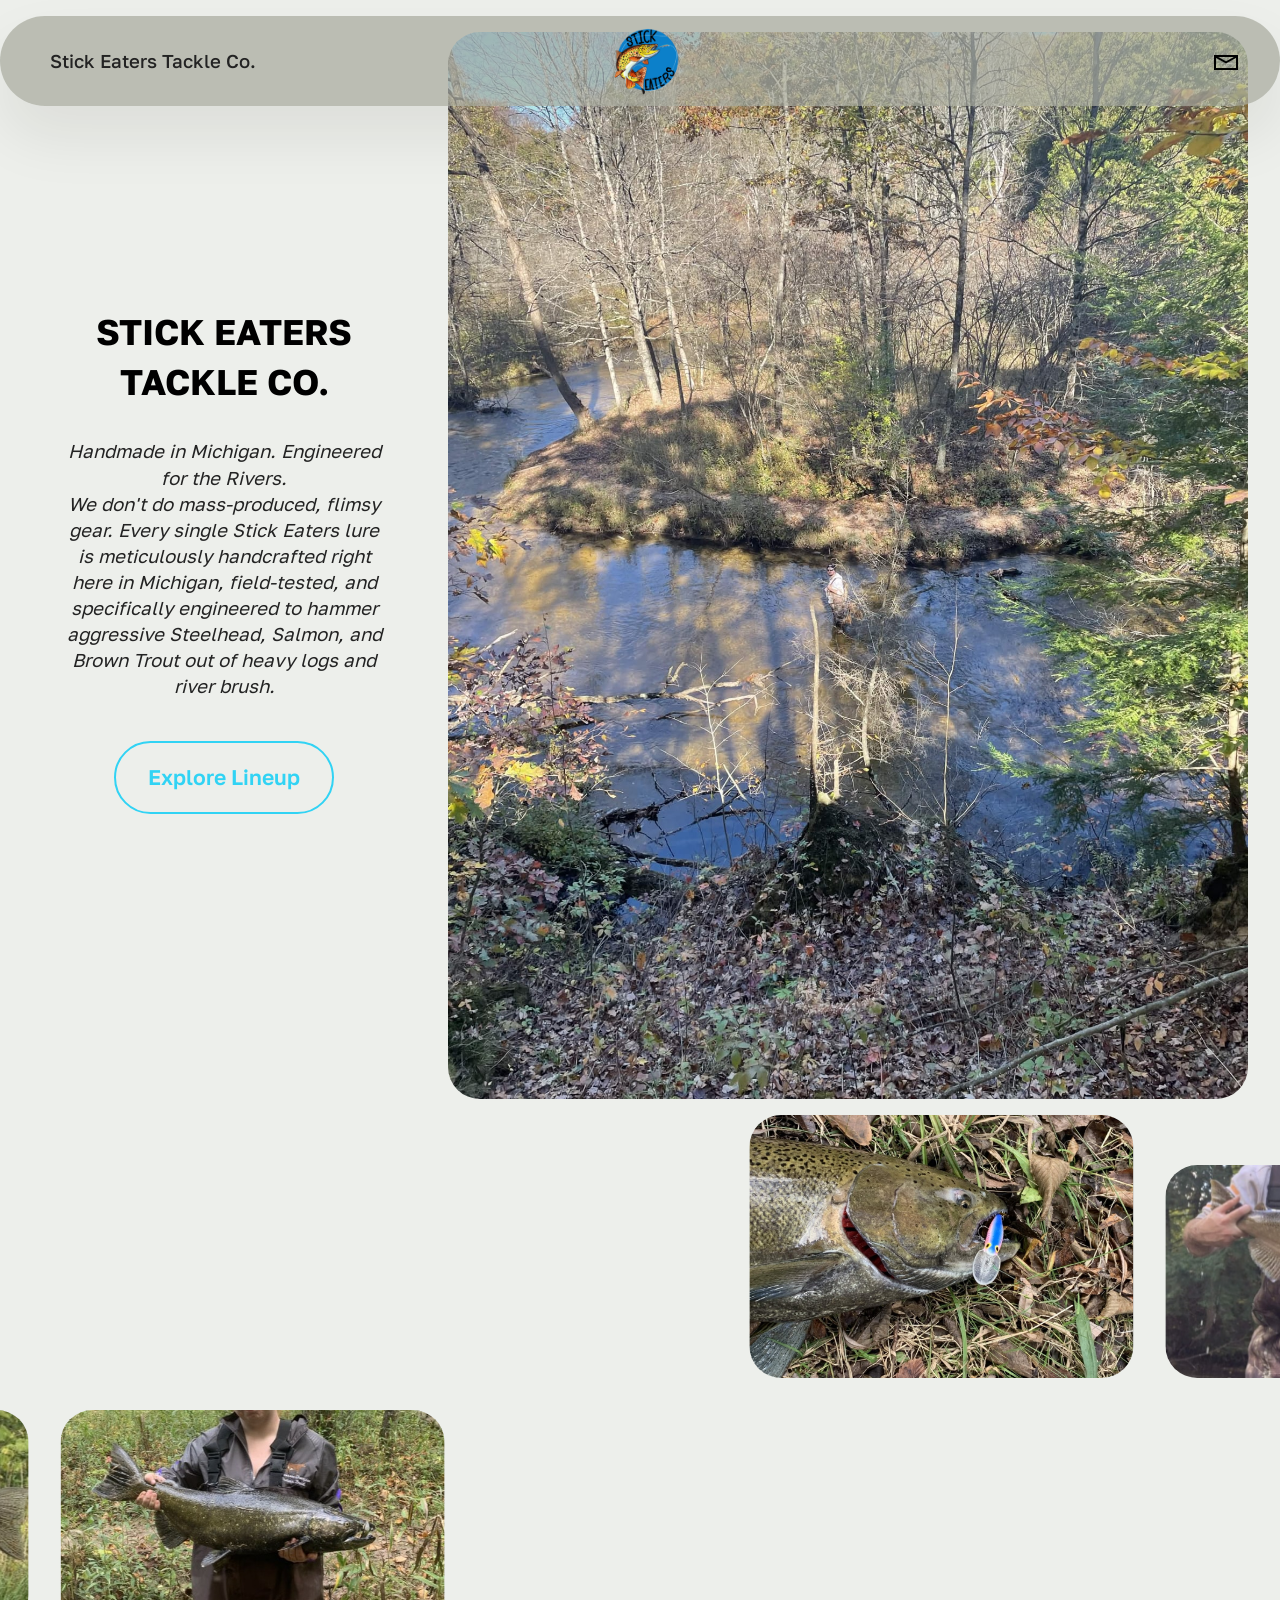
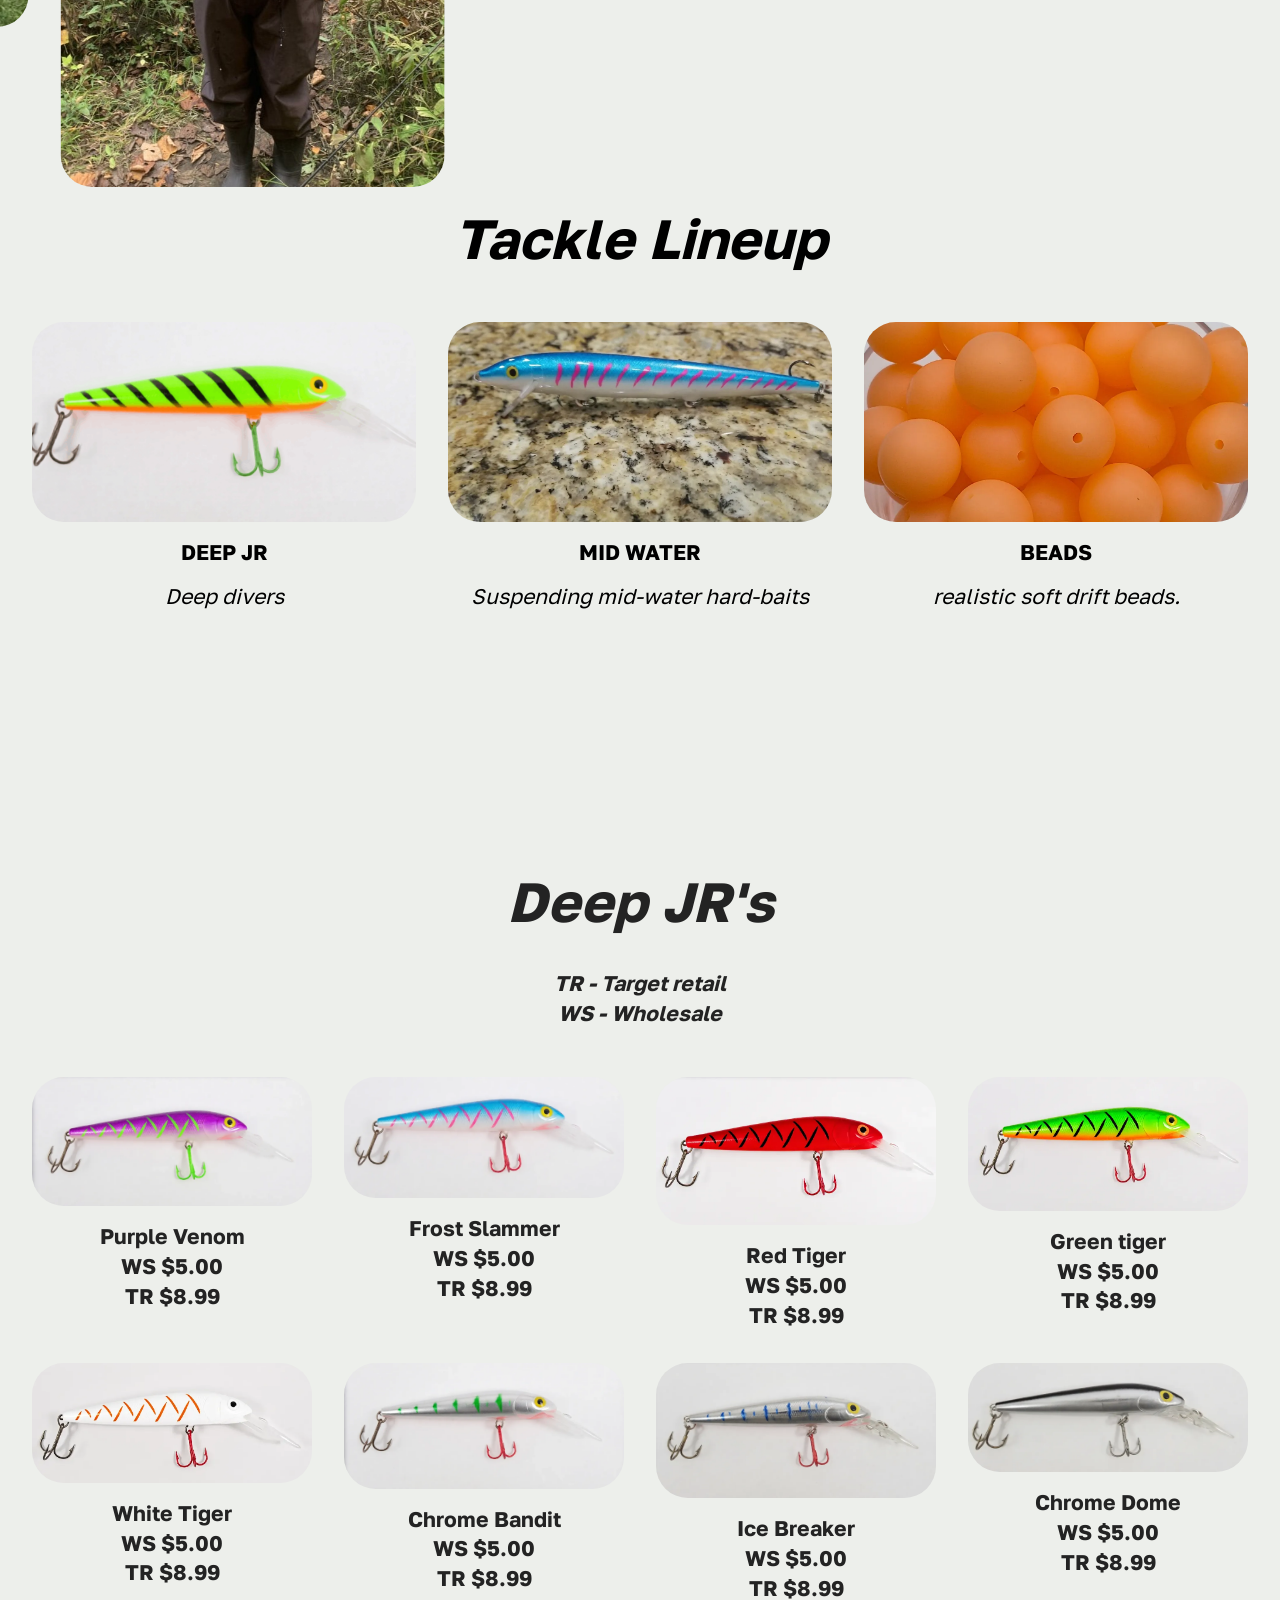
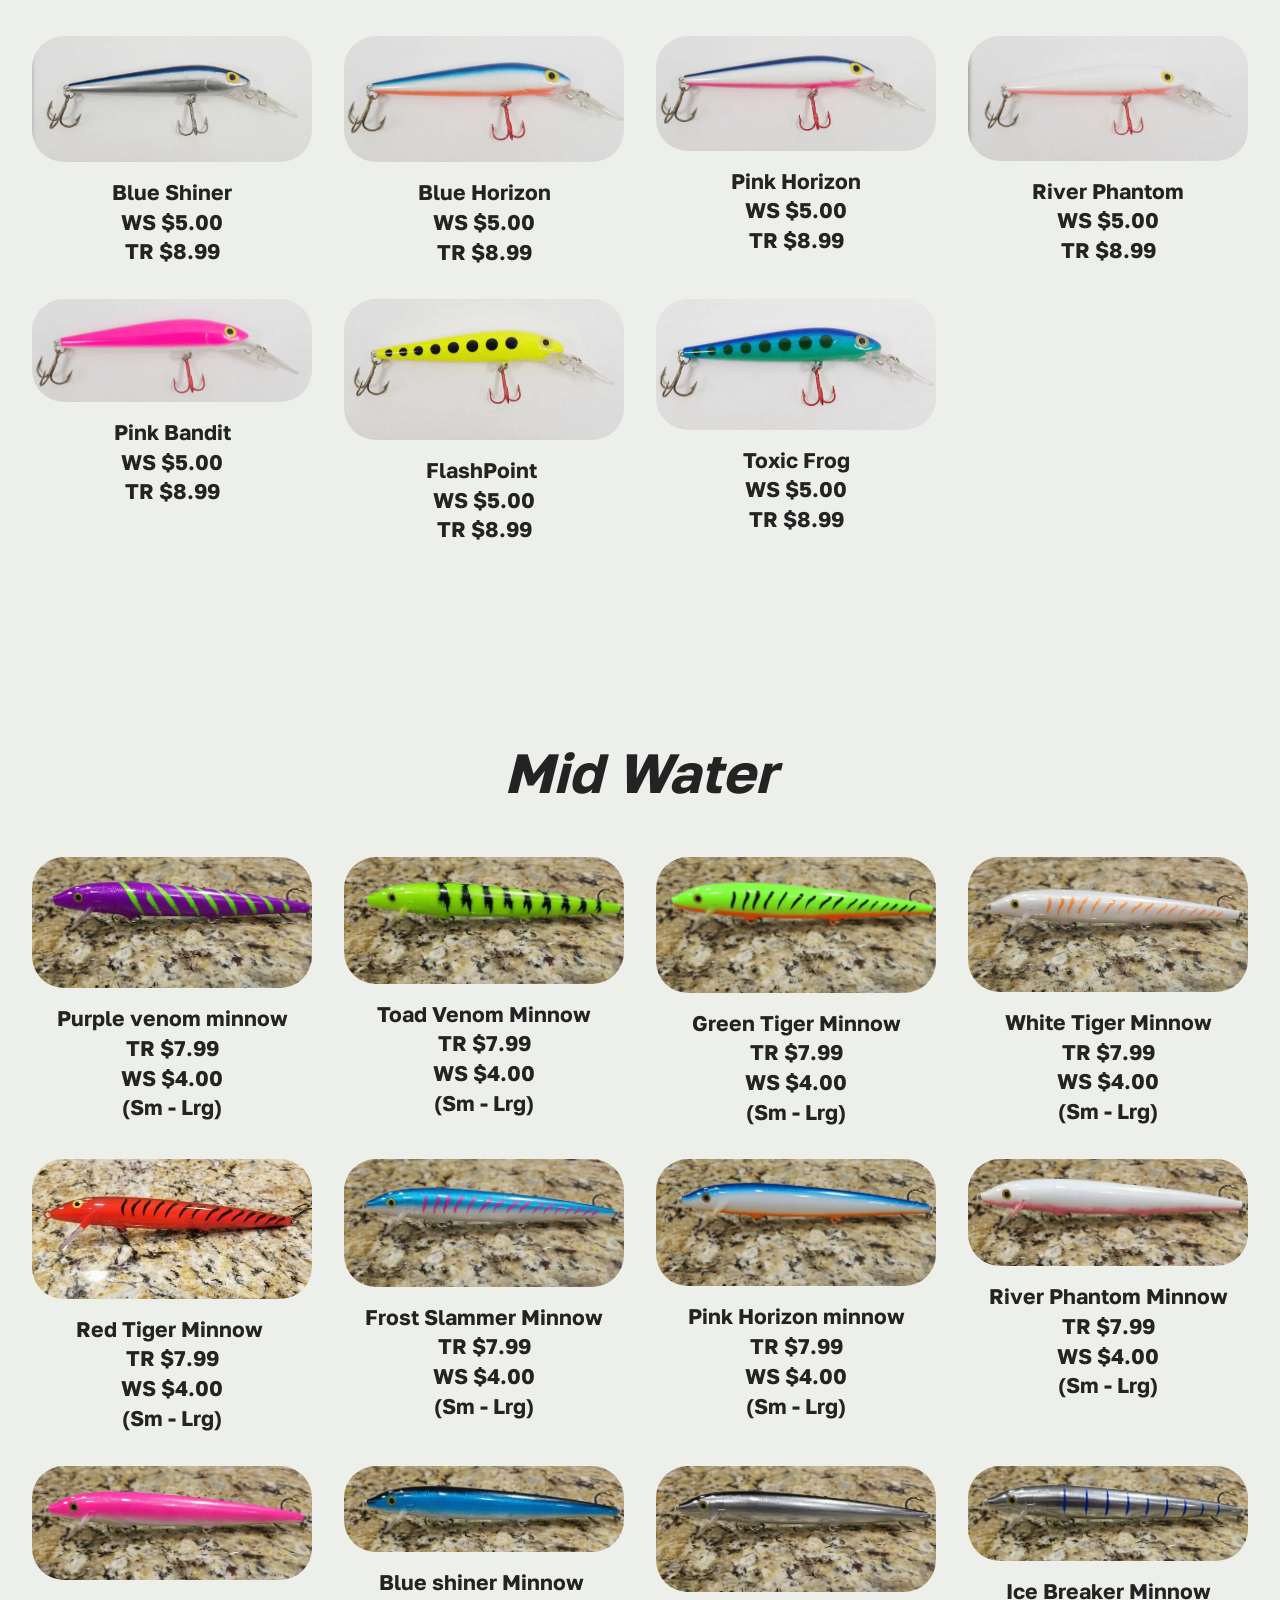
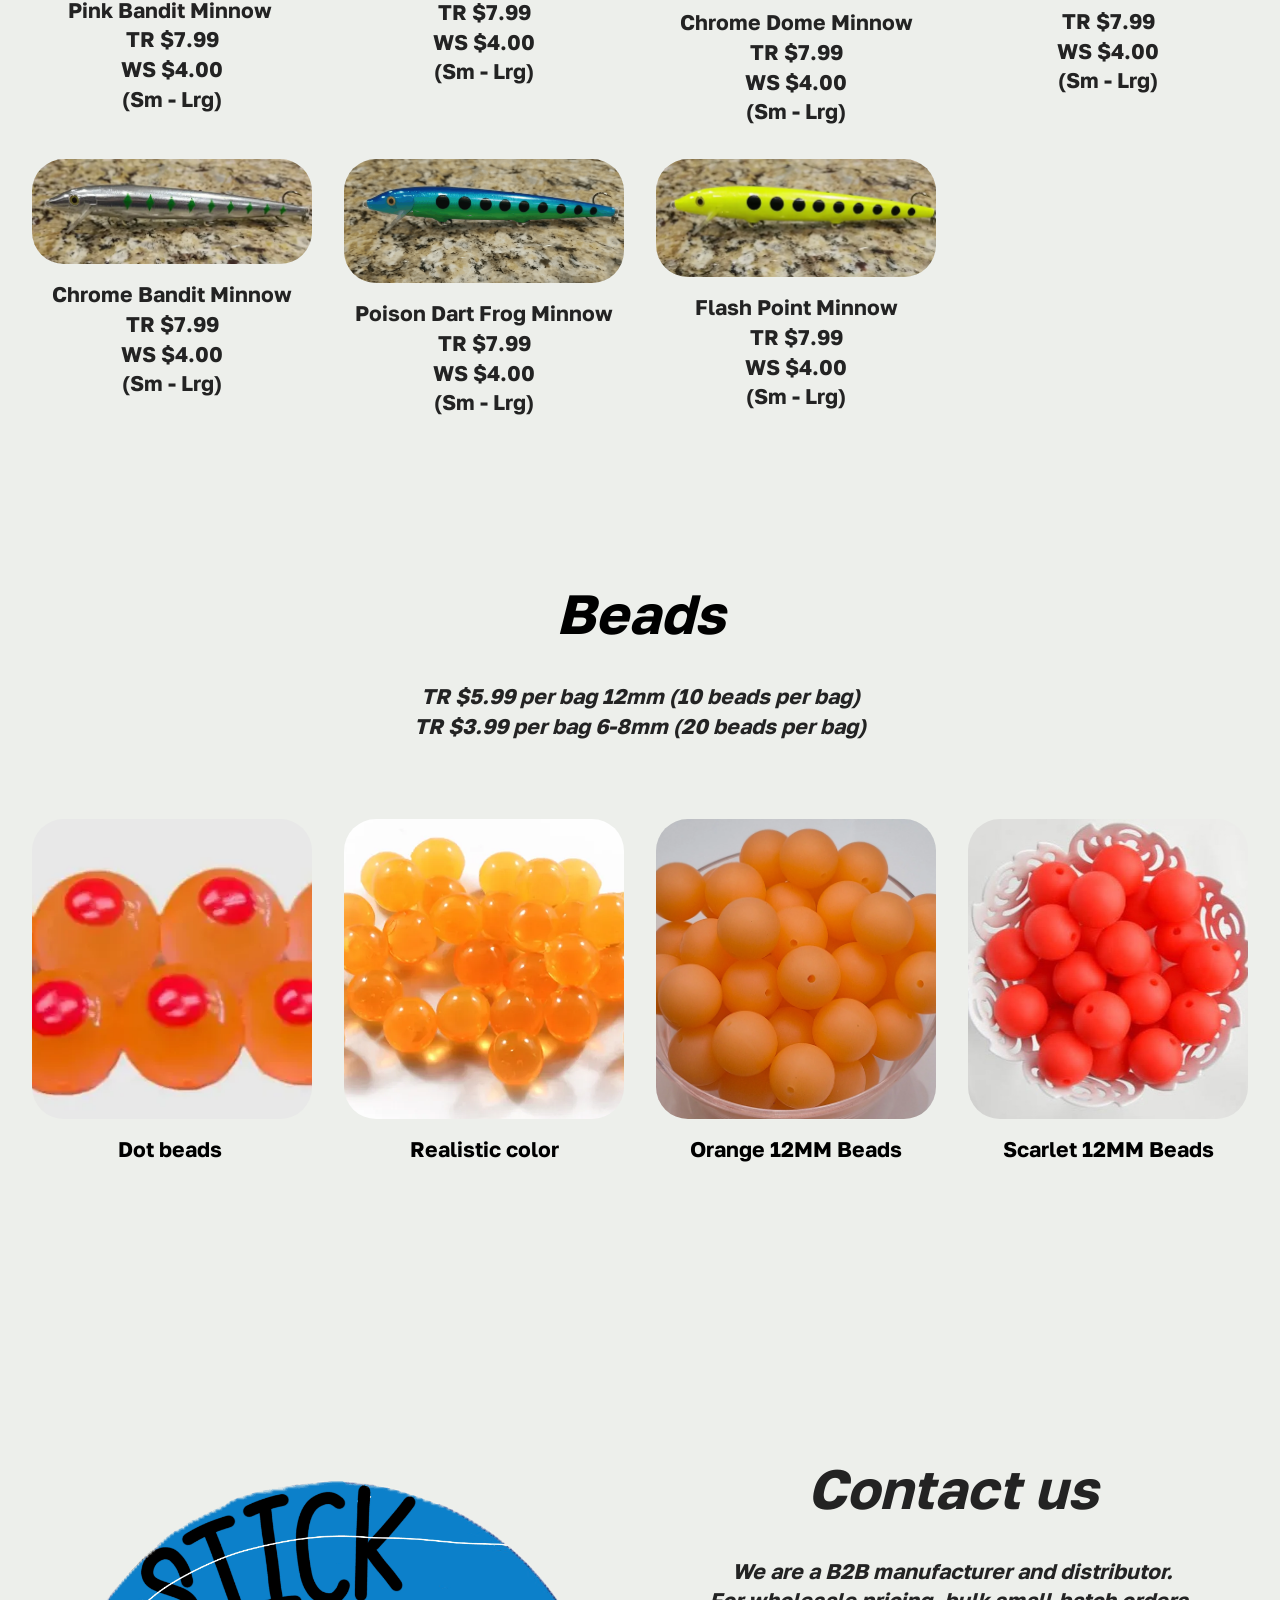
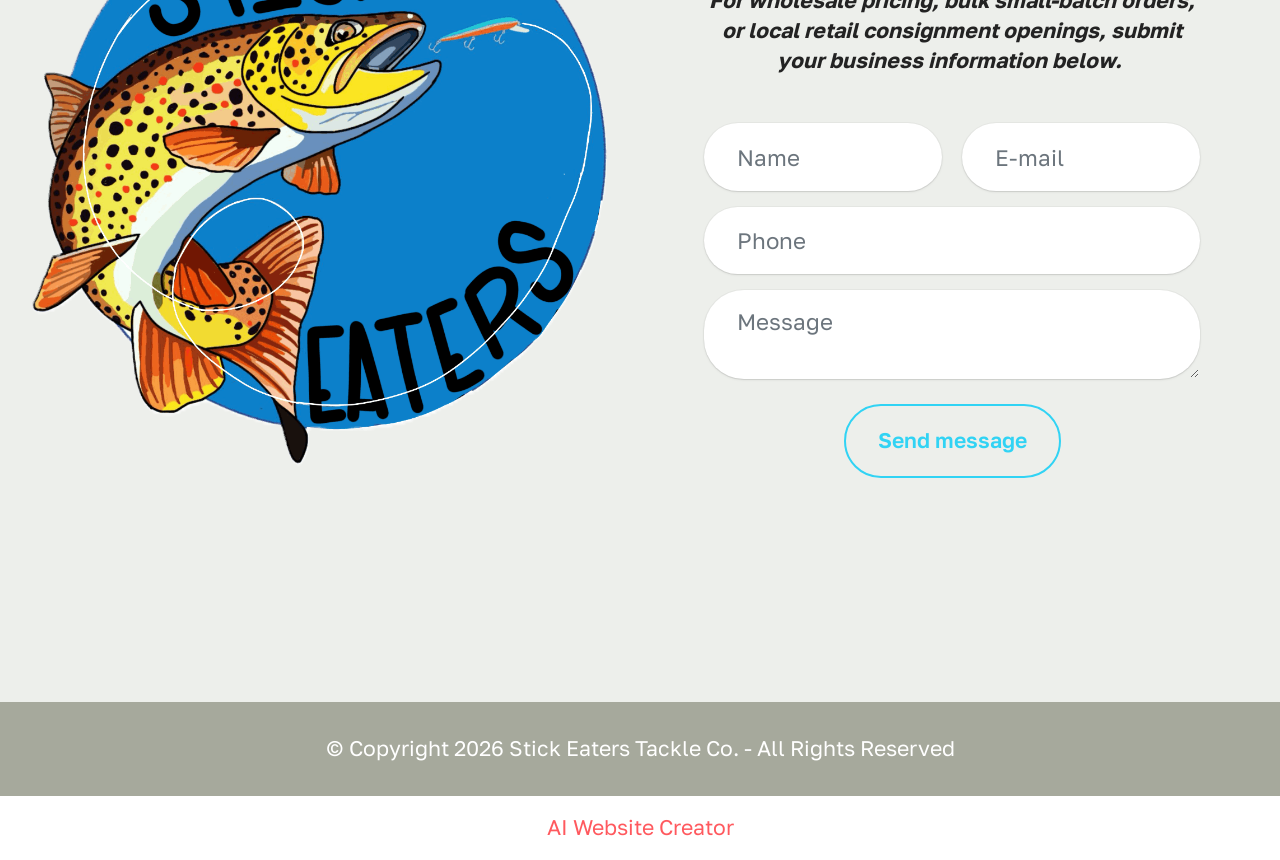
<file: index.html>
<!DOCTYPE html>
<html  >
<head>
  <!-- Site made with Mobirise Website Builder v6.2.0, https://mobirise.com -->
  <meta charset="UTF-8">
  <meta http-equiv="X-UA-Compatible" content="IE=edge">
  <meta name="generator" content="Mobirise v6.2.0, mobirise.com">
  <meta name="viewport" content="width=device-width, initial-scale=1, minimum-scale=1">
  <link rel="shortcut icon" href="assets/images/untitled-2yururururu-3-354x766.png" type="image/x-icon">
  <meta name="description" content="Fishing tackle tailored for salmon, steelhead, and brown trout in Michigan rivers, enhancing your angling experience and offering quality gear for every fisherman.">
  
  
  <title>StickEatersTackle Co.</title>
  <link rel="stylesheet" href="assets/web/assets/mobirise-icons2/mobirise2.css">
  <link rel="stylesheet" href="assets/bootstrap/css/bootstrap.min.css">
  <link rel="stylesheet" href="assets/dropdown/css/style.css">
  <link rel="stylesheet" href="assets/theme/css/style.css">
  <link rel="preload" href="https://fonts.googleapis.com/css2?family=Golos+Text:wght@400;700&display=swap&display=swap" as="style" onload="this.onload=null;this.rel='stylesheet'">
  <noscript><link rel="stylesheet" href="https://fonts.googleapis.com/css2?family=Golos+Text:wght@400;700&display=swap&display=swap"></noscript>
  <link rel="preload" as="style" href="assets/mobirise/css/mbr-additional.css?v=80fXJM"><link rel="stylesheet" href="assets/mobirise/css/mbr-additional.css?v=80fXJM" type="text/css">

  
  
  
</head>
<body>
  
  <section data-bs-version="5.1" class="menu menu4 cid-vzM0KTwdp1" once="menu" id="menu04-9">
	

	<nav class="navbar navbar-dropdown navbar-fixed-top navbar-expand-lg">
		<div class="container">
			<div class="navbar-brand">
				<span class="navbar-logo">
					<a href="https://mobiri.se">
						<img src="assets/images/untitled-2yururururu-3-354x766.png" alt="Mobirise Website Builder" style="height: 4.1rem;">
					</a>
				</span>
				
			</div>
			<button class="navbar-toggler" type="button" data-toggle="collapse" data-bs-toggle="collapse" data-target="#navbarSupportedContent" data-bs-target="#navbarSupportedContent" aria-controls="navbarNavAltMarkup" aria-expanded="false" aria-label="Toggle navigation">
				<div class="hamburger">
					<span></span>
					<span></span>
					<span></span>
					<span></span>
				</div>
			</button>
			<div class="collapse navbar-collapse" id="navbarSupportedContent">
				<ul class="navbar-nav nav-dropdown nav-right" data-app-modern-menu="true"><li class="nav-item">
						<a class="nav-link link text-black text-primary display-4" href="html.html#header01-6">Stick Eaters Tackle Co.&nbsp;</a>
					</li></ul>
				<div class="icons-menu">
					<a class="iconfont-wrapper" href="html.html#form03-7">
						<span class="p-2 mbr-iconfont mobi-mbri-letter mobi-mbri"></span>
					</a>
					
					
					
				</div>
				
			</div>
		</div>
	</nav>
</section>

<section data-bs-version="5.1" class="header1 cid-vzKlwNmhww" id="header01-6">
	

	
	

	<div class="container">
		<div class="row justify-content-center">
			<div class="col-12 col-md-12 col-lg-8 image-wrapper">
				<img class="w-100" src="assets/images/img-2233-1488x1984.jpg" alt="Mobirise Website Builder">
			</div>
			<div class="col-12 col-lg col-md-12">
				<div class="text-wrapper align-left">
					<h1 class="mbr-section-title mbr-fonts-style mb-4 display-5"><strong>STICK EATERS TACKLE CO.</strong></h1>
					<p class="mbr-text mbr-fonts-style mb-4 display-4"><em>Handmade in Michigan. Engineered for the Rivers.<br>We don't do mass-produced, flimsy gear. Every single Stick Eaters lure is meticulously handcrafted right here in Michigan, field-tested, and specifically engineered to hammer aggressive Steelhead, Salmon, and Brown Trout out of heavy logs and river brush.</em></p>
					<div class="mbr-section-btn mt-3"><a class="btn btn-info-outline display-7" href="html.html#gallery03-c">Explore Lineup</a></div>
				</div>
			</div>
		</div>
	</div>
</section>

<section data-bs-version="5.1" class="gallery4 cid-vzP0e9KTkC" id="gallery04-r">
  
  
  <div class="container-fluid gallery-wrapper">
    <div class="row justify-content-center">
      <div class="col-12 content-head">
        
      </div>
    </div>
    <div class="grid-container">
      <div class="grid-container-1" style="transform: translate3d(-200px, 0px, 0px);">
        <div class="grid-item">
          <img src="assets/images/img-1830-956x1275.jpeg" alt="Mobirise Website Builder">
        </div>
        <div class="grid-item">
          <img src="assets/images/img-2144-956x1275.jpeg" alt="Mobirise Website Builder">
        </div>
        <div class="grid-item">
          <img src="assets/images/img-1917-956x1275.jpeg" alt="Mobirise Website Builder">
        </div>
        <div class="grid-item">
          <img src="assets/images/img-1880-956x717.jpeg" alt="Mobirise Website Builder">
        </div>
      </div>
      <div class="grid-container-2" style="transform: translate3d(-70px, 0px, 0px);">
        <div class="grid-item">
          <img src="assets/images/71cfc020-cf9c-4ea5-8579-e4cde7b566a1-789x1052.jpeg" alt="Mobirise Website Builder">
        </div>
        <div class="grid-item">
          <img src="assets/images/f96a813e-bf28-457e-b02e-9c5c0faba4d3-789x1052.jpeg" alt="Mobirise Website Builder">
        </div>
        <div class="grid-item">
          <img src="assets/images/2a1642c3-4f3a-46fa-a752-bf6c338a61c4-789x1052.jpeg" alt="Mobirise Website Builder">
        </div>
        <div class="grid-item">
          <img src="assets/images/d35975b4-e2fb-4095-b7c8-f35472770704-789x1052.jpeg" alt="Mobirise Website Builder">
        </div>
      </div>
    </div>
  </div>
</section>

<section data-bs-version="5.1" class="gallery3 cid-vzM7nA1geS" id="gallery03-c">
    
    
    <div class="container">
      <div class="row justify-content-center">
        <div class="col-12 content-head">
          <div class="mbr-section-head mb-5">
            <h4 class="mbr-section-title mbr-fonts-style align-center mb-0 display-2"><strong><em>Tackle Lineup</em></strong></h4>
            
          </div>
        </div>
      </div>
      <div class="row">
        <div class="item features-image col-12 col-md-6 col-lg-4">
          <div class="item-wrapper">
            <div class="item-img">
              <a href="html.html#gallery01-j"><img src="assets/images/b1ab1d1581ae7c2503702d11e42d8574-771x399.png" alt="Mobirise Website Builder" title="" data-slide-to="0" data-bs-slide-to="0"></a>
            </div>
            <div class="item-content align-left">
              <h5 class="item-title mbr-fonts-style mt-3 mb-3 display-7"><strong>DEEP JR</strong></h5>
              <h6 class="item-subtitle mbr-fonts-style mb-3 display-7"><em>Deep divers</em></h6>
            </div>
          </div>
        </div>
        <div class="item features-image col-12 col-md-6 col-lg-4">
          <div class="item-wrapper">
            <div class="item-img">
              <a href="index.html#gallery01-e"><img src="assets/images/a1a2eb4f05066ac0a3083c8c5e9336c2-3.webp" alt="Mobirise Website Builder" title="" data-slide-to="1" data-bs-slide-to="1"></a>
            </div>
            <div class="item-content align-left">
              <h5 class="item-title mbr-fonts-style mt-3 mb-3 display-7"><strong>MID WATER</strong></h5>
              <h6 class="item-subtitle mbr-fonts-style mb-3 display-7"><em>Suspending mid-water hard-baits</em></h6>
            </div>
          </div>
        </div>
        
        <div class="item features-image col-12 col-md-6 col-lg-4">
          <div class="item-wrapper">
            <div class="item-img">
              <a href="index.html#gallery03-g"><img src="assets/images/rn-image-picker-lib-temp-365947d6-0174-4b00-bb90-75bf25216e25-1.webp" alt="Mobirise Website Builder" title="" data-slide-to="3" data-bs-slide-to="3"></a>
            </div>
            <div class="item-content align-left">
              <h5 class="item-title mbr-fonts-style mt-3 mb-3 display-7"><strong>BEADS</strong></h5>
              <h6 class="item-subtitle mbr-fonts-style mb-3 display-7"><em>realistic soft drift beads.</em></h6>
            </div>
          </div>
        </div>
      </div>
    </div>
  </section>

<section data-bs-version="5.1" class="gallery1 mbr-gallery cid-vzOPOQPuCY" id="gallery01-j">
    
    

    <div class="container">
        <div class="row justify-content-center">
            <div class="col-12 content-head">
                <div class="mb-5">
                    <h3 class="mbr-section-title mbr-fonts-style align-center m-0 display-2"><strong><em>Deep JR's</em></strong></h3>
                    <h4 class="mbr-section-subtitle mbr-fonts-style align-center mb-0 mt-4 display-7"><strong><em>TR - Target retail<br>WS - Wholesale</em></strong></h4>
                </div>
            </div>
        </div>
        
        <div class="row mbr-gallery">
            
            <div class="col-12 col-md-6 col-lg-3 item gallery-image active">
                <div class="item-wrapper mb-3" data-toggle="modal" data-bs-toggle="modal" data-target="#vBloqXTzD2-modal" data-bs-target="#vBloqXTzD2-modal">
                    <img class="w-100" src="assets/images/280fc30ba0c46ecca2a1d46bce014457.webp" alt="Mobirise Website Builder" data-slide-to="0" data-bs-slide-to="0" data-target="#lb-vBloqXTzD2" data-bs-target="#lb-vBloqXTzD2">
                    <div class="icon-wrapper">
                        <span class="mobi-mbri mobi-mbri-search mbr-iconfont mbr-iconfont-btn"></span>
                    </div>
                </div>
                <h6 class="mbr-item-subtitle mbr-fonts-style align-center mb-0 mt-3 display-7"><strong>Purple Venom<br>WS $5.00<br>TR $8.99</strong></h6>
            </div><div class="col-12 col-md-6 col-lg-3 item gallery-image">
                <div class="item-wrapper mb-3" data-toggle="modal" data-bs-toggle="modal" data-target="#vBloqXTzD2-modal" data-bs-target="#vBloqXTzD2-modal">
                    <img class="w-100" src="assets/images/e170682b762421fbfc23e343912efef5-1.webp" alt="Mobirise Website Builder" data-slide-to="1" data-bs-slide-to="1" data-target="#lb-vBloqXTzD2" data-bs-target="#lb-vBloqXTzD2">
                    <div class="icon-wrapper">
                        <span class="mobi-mbri mobi-mbri-search mbr-iconfont mbr-iconfont-btn"></span>
                    </div>
                </div>
                <h6 class="mbr-item-subtitle mbr-fonts-style align-center mb-0 mt-3 display-7"><strong>Frost Slammer<br>WS $5.00
</strong><div><strong>TR $8.99</strong></div></h6>
            </div><div class="col-12 col-md-6 col-lg-3 item gallery-image">
                <div class="item-wrapper mb-3" data-toggle="modal" data-bs-toggle="modal" data-target="#vBloqXTzD2-modal" data-bs-target="#vBloqXTzD2-modal">
                    <img class="w-100" src="assets/images/ac8df26a37cdefe53196507827b2a9cc.webp" alt="Mobirise Website Builder" data-slide-to="2" data-bs-slide-to="2" data-target="#lb-vBloqXTzD2" data-bs-target="#lb-vBloqXTzD2">
                    <div class="icon-wrapper">
                        <span class="mobi-mbri mobi-mbri-search mbr-iconfont mbr-iconfont-btn"></span>
                    </div>
                </div>
                <h6 class="mbr-item-subtitle mbr-fonts-style align-center mb-0 mt-3 display-7"><strong>Red Tiger<br>WS $5.00
</strong><div><strong>TR $8.99</strong></div></h6>
            </div><div class="col-12 col-md-6 col-lg-3 item gallery-image">
                <div class="item-wrapper mb-3" data-toggle="modal" data-bs-toggle="modal" data-target="#vBloqXTzD2-modal" data-bs-target="#vBloqXTzD2-modal">
                    <img class="w-100" src="assets/images/b0eeac2218be10e93b3474163244738b.webp" alt="Mobirise Website Builder" data-slide-to="3" data-bs-slide-to="3" data-target="#lb-vBloqXTzD2" data-bs-target="#lb-vBloqXTzD2">
                    <div class="icon-wrapper">
                        <span class="mobi-mbri mobi-mbri-search mbr-iconfont mbr-iconfont-btn"></span>
                    </div>
                </div>
                <h6 class="mbr-item-subtitle mbr-fonts-style align-center mb-0 mt-3 display-7"><strong>Green tiger<br>WS $5.00
</strong><div><strong>TR $8.99</strong></div></h6>
            </div><div class="col-12 col-md-6 col-lg-3 item gallery-image">
                <div class="item-wrapper mb-3" data-toggle="modal" data-bs-toggle="modal" data-target="#vBloqXTzD2-modal" data-bs-target="#vBloqXTzD2-modal">
                    <img class="w-100" src="assets/images/7eb178f4884119447bc32fa1d261f69b.webp" alt="Mobirise Website Builder" data-slide-to="4" data-bs-slide-to="4" data-target="#lb-vBloqXTzD2" data-bs-target="#lb-vBloqXTzD2">
                    <div class="icon-wrapper">
                        <span class="mobi-mbri mobi-mbri-search mbr-iconfont mbr-iconfont-btn"></span>
                    </div>
                </div>
                <h6 class="mbr-item-subtitle mbr-fonts-style align-center mb-0 mt-3 display-7"><strong>White Tiger<br>WS $5.00
</strong><div><strong>TR $8.99</strong></div></h6>
            </div><div class="col-12 col-md-6 col-lg-3 item gallery-image">
                <div class="item-wrapper mb-3" data-toggle="modal" data-bs-toggle="modal" data-target="#vBloqXTzD2-modal" data-bs-target="#vBloqXTzD2-modal">
                    <img class="w-100" src="assets/images/1874db880e5c318ef5d7656707b03fc5-2.webp" alt="Mobirise Website Builder" data-slide-to="5" data-bs-slide-to="5" data-target="#lb-vBloqXTzD2" data-bs-target="#lb-vBloqXTzD2">
                    <div class="icon-wrapper">
                        <span class="mobi-mbri mobi-mbri-search mbr-iconfont mbr-iconfont-btn"></span>
                    </div>
                </div>
                <h6 class="mbr-item-subtitle mbr-fonts-style align-center mb-0 mt-3 display-7"><strong>Chrome Bandit<br>WS $5.00
</strong><div><strong>TR $8.99</strong></div></h6>
            </div>
            
            <div class="col-12 col-md-6 col-lg-3 item gallery-image">
                <div class="item-wrapper mb-3" data-toggle="modal" data-bs-toggle="modal" data-target="#vBloqXTzD2-modal" data-bs-target="#vBloqXTzD2-modal">
                    <img class="w-100" src="assets/images/8e8b5f9e24d6e535eb0f2334eda3ea4e-2.webp" alt="Mobirise Website Builder" data-slide-to="6" data-bs-slide-to="6" data-target="#lb-vBloqXTzD2" data-bs-target="#lb-vBloqXTzD2">
                    <div class="icon-wrapper">
                        <span class="mobi-mbri mobi-mbri-search mbr-iconfont mbr-iconfont-btn"></span>
                    </div>
                </div>
                <h6 class="mbr-item-subtitle mbr-fonts-style align-center mb-0 mt-3 display-7"><strong>Ice Breaker<br>WS $5.00
</strong><div><strong>TR $8.99</strong></div></h6>
            </div>
            <div class="col-12 col-md-6 col-lg-3 item gallery-image">
                <div class="item-wrapper mb-3" data-toggle="modal" data-bs-toggle="modal" data-target="#vBloqXTzD2-modal" data-bs-target="#vBloqXTzD2-modal">
                    <img class="w-100" src="assets/images/057a6c75022a725bdeeaccbb2aefdf93-2.webp" alt="Mobirise Website Builder" data-slide-to="7" data-bs-slide-to="7" data-target="#lb-vBloqXTzD2" data-bs-target="#lb-vBloqXTzD2">
                    <div class="icon-wrapper">
                        <span class="mobi-mbri mobi-mbri-search mbr-iconfont mbr-iconfont-btn"></span>
                    </div>
                </div>
                <h6 class="mbr-item-subtitle mbr-fonts-style align-center mb-0 mt-3 display-7"><strong>Chrome Dome<br>WS $5.00
</strong><div><strong>TR $8.99</strong></div></h6>
            </div><div class="col-12 col-md-6 col-lg-3 item gallery-image">
                <div class="item-wrapper mb-3" data-toggle="modal" data-bs-toggle="modal" data-target="#vBloqXTzD2-modal" data-bs-target="#vBloqXTzD2-modal">
                    <img class="w-100" src="assets/images/37ac2197664dfa734731f572f7f7e733-2.webp" alt="Mobirise Website Builder" data-slide-to="8" data-bs-slide-to="8" data-target="#lb-vBloqXTzD2" data-bs-target="#lb-vBloqXTzD2">
                    <div class="icon-wrapper">
                        <span class="mobi-mbri mobi-mbri-search mbr-iconfont mbr-iconfont-btn"></span>
                    </div>
                </div>
                <h6 class="mbr-item-subtitle mbr-fonts-style align-center mb-0 mt-3 display-7"><strong>Blue Shiner<br>WS $5.00
</strong><div><strong>TR $8.99</strong></div></h6>
            </div><div class="col-12 col-md-6 col-lg-3 item gallery-image">
                <div class="item-wrapper mb-3" data-toggle="modal" data-bs-toggle="modal" data-target="#vBloqXTzD2-modal" data-bs-target="#vBloqXTzD2-modal">
                    <img class="w-100" src="assets/images/3e2b2cef0f3f950148b540868e59babb.webp" alt="Mobirise Website Builder" data-slide-to="9" data-bs-slide-to="9" data-target="#lb-vBloqXTzD2" data-bs-target="#lb-vBloqXTzD2">
                    <div class="icon-wrapper">
                        <span class="mobi-mbri mobi-mbri-search mbr-iconfont mbr-iconfont-btn"></span>
                    </div>
                </div>
                <h6 class="mbr-item-subtitle mbr-fonts-style align-center mb-0 mt-3 display-7"><strong>Blue Horizon<br>WS $5.00
</strong><div><strong>TR $8.99</strong></div></h6>
            </div><div class="col-12 col-md-6 col-lg-3 item gallery-image">
                <div class="item-wrapper mb-3" data-toggle="modal" data-bs-toggle="modal" data-target="#vBloqXTzD2-modal" data-bs-target="#vBloqXTzD2-modal">
                    <img class="w-100" src="assets/images/d886ca03a9041b8b954b8ca45acc3e61-2.webp" alt="Mobirise Website Builder" data-slide-to="10" data-bs-slide-to="10" data-target="#lb-vBloqXTzD2" data-bs-target="#lb-vBloqXTzD2">
                    <div class="icon-wrapper">
                        <span class="mobi-mbri mobi-mbri-search mbr-iconfont mbr-iconfont-btn"></span>
                    </div>
                </div>
                <h6 class="mbr-item-subtitle mbr-fonts-style align-center mb-0 mt-3 display-7"><strong>Pink Horizon<br>WS $5.00
</strong><div><strong>TR $8.99</strong></div></h6>
            </div>
            <div class="col-12 col-md-6 col-lg-3 item gallery-image">
                <div class="item-wrapper mb-3" data-toggle="modal" data-bs-toggle="modal" data-target="#vBloqXTzD2-modal" data-bs-target="#vBloqXTzD2-modal">
                    <img class="w-100" src="assets/images/dmkqajuzvqwnnbprc7-result-512x265.png" alt="Mobirise Website Builder" data-slide-to="11" data-bs-slide-to="11" data-target="#lb-vBloqXTzD2" data-bs-target="#lb-vBloqXTzD2">
                    <div class="icon-wrapper">
                        <span class="mobi-mbri mobi-mbri-search mbr-iconfont mbr-iconfont-btn"></span>
                    </div>
                </div>
                <h6 class="mbr-item-subtitle mbr-fonts-style align-center mb-0 mt-3 display-7"><strong>River Phantom<br>WS $5.00
</strong><div><strong>TR $8.99</strong></div></h6>
            </div><div class="col-12 col-md-6 col-lg-3 item gallery-image">
                <div class="item-wrapper mb-3" data-toggle="modal" data-bs-toggle="modal" data-target="#vBloqXTzD2-modal" data-bs-target="#vBloqXTzD2-modal">
                    <img class="w-100" src="assets/images/dmkq8liqrhys7i0q3b-result-1-512x265.png" alt="Mobirise Website Builder" data-slide-to="12" data-bs-slide-to="12" data-target="#lb-vBloqXTzD2" data-bs-target="#lb-vBloqXTzD2">
                    <div class="icon-wrapper">
                        <span class="mobi-mbri mobi-mbri-search mbr-iconfont mbr-iconfont-btn"></span>
                    </div>
                </div>
                <h6 class="mbr-item-subtitle mbr-fonts-style align-center mb-0 mt-3 display-7"><strong>Pink Bandit<br>WS $5.00
</strong><div><strong>TR $8.99</strong></div></h6>
            </div>
            
            <div class="col-12 col-md-6 col-lg-3 item gallery-image">
                <div class="item-wrapper mb-3" data-toggle="modal" data-bs-toggle="modal" data-target="#vBloqXTzD2-modal" data-bs-target="#vBloqXTzD2-modal">
                    <img class="w-100" src="assets/images/dmydzo3sniutm2kku8-result-562x291.png" alt="Mobirise Website Builder" data-slide-to="13" data-bs-slide-to="13" data-target="#lb-vBloqXTzD2" data-bs-target="#lb-vBloqXTzD2">
                    <div class="icon-wrapper">
                        <span class="mobi-mbri mobi-mbri-search mbr-iconfont mbr-iconfont-btn"></span>
                    </div>
                </div>
                <h6 class="mbr-item-subtitle mbr-fonts-style align-center mb-0 mt-3 display-7"><strong>FlashPoint&nbsp;<br>WS $5.00
</strong><div><strong>TR $8.99</strong></div></h6>
            </div><div class="col-12 col-md-6 col-lg-3 item gallery-image">
                <div class="item-wrapper mb-3" data-toggle="modal" data-bs-toggle="modal" data-target="#vBloqXTzD2-modal" data-bs-target="#vBloqXTzD2-modal">
                    <img class="w-100" src="assets/images/2c6cc4a0af73fb171fd3b7841ebb43f0-562x291.png" alt="Mobirise Website Builder" data-slide-to="14" data-bs-slide-to="14" data-target="#lb-vBloqXTzD2" data-bs-target="#lb-vBloqXTzD2">
                    <div class="icon-wrapper">
                        <span class="mobi-mbri mobi-mbri-search mbr-iconfont mbr-iconfont-btn"></span>
                    </div>
                </div>
                <h6 class="mbr-item-subtitle mbr-fonts-style align-center mb-0 mt-3 display-7"><strong>Toxic Frog<br>WS $5.00
</strong><div><strong>TR $8.99</strong></div></h6>
            </div>
        </div>

        <div class="modal mbr-slider" tabindex="-1" role="dialog" aria-hidden="true" id="vBloqXTzD2-modal">
            <div class="modal-dialog" role="document">
                <div class="modal-content">
                    <div class="modal-body">
                        <div class="carousel slide" data-pause="false" data-bs-pause="false" id="lb-vBloqXTzD2" data-interval="5000" data-bs-interval="5000">
                            <div class="carousel-inner">
                                
                                <div class="carousel-item active">
                                    <img class="d-block w-100" src="assets/images/280fc30ba0c46ecca2a1d46bce014457.webp" alt="Mobirise Website Builder">
                                </div><div class="carousel-item">
                                    <img class="d-block w-100" src="assets/images/e170682b762421fbfc23e343912efef5-1.webp" alt="Mobirise Website Builder">
                                </div><div class="carousel-item">
                                    <img class="d-block w-100" src="assets/images/ac8df26a37cdefe53196507827b2a9cc.webp" alt="Mobirise Website Builder">
                                </div><div class="carousel-item">
                                    <img class="d-block w-100" src="assets/images/b0eeac2218be10e93b3474163244738b.webp" alt="Mobirise Website Builder">
                                </div><div class="carousel-item">
                                    <img class="d-block w-100" src="assets/images/7eb178f4884119447bc32fa1d261f69b.webp" alt="Mobirise Website Builder">
                                </div><div class="carousel-item">
                                    <img class="d-block w-100" src="assets/images/1874db880e5c318ef5d7656707b03fc5-2.webp" alt="Mobirise Website Builder">
                                </div>
                                
                                <div class="carousel-item">
                                    <img class="d-block w-100" src="assets/images/8e8b5f9e24d6e535eb0f2334eda3ea4e-2.webp" alt="Mobirise Website Builder">
                                </div>
                                <div class="carousel-item">
                                    <img class="d-block w-100" src="assets/images/057a6c75022a725bdeeaccbb2aefdf93-2.webp" alt="Mobirise Website Builder">
                                </div><div class="carousel-item">
                                    <img class="d-block w-100" src="assets/images/37ac2197664dfa734731f572f7f7e733-2.webp" alt="Mobirise Website Builder">
                                </div><div class="carousel-item">
                                    <img class="d-block w-100" src="assets/images/3e2b2cef0f3f950148b540868e59babb.webp" alt="Mobirise Website Builder">
                                </div><div class="carousel-item">
                                    <img class="d-block w-100" src="assets/images/d886ca03a9041b8b954b8ca45acc3e61-2.webp" alt="Mobirise Website Builder">
                                </div>
                                <div class="carousel-item">
                                    <img class="d-block w-100" src="assets/images/dmkqajuzvqwnnbprc7-result-512x265.png" alt="Mobirise Website Builder">
                                </div><div class="carousel-item">
                                    <img class="d-block w-100" src="assets/images/dmkq8liqrhys7i0q3b-result-1-512x265.png" alt="Mobirise Website Builder">
                                </div>
                                
                                <div class="carousel-item">
                                    <img class="d-block w-100" src="assets/images/dmydzo3sniutm2kku8-result-562x291.png" alt="Mobirise Website Builder">
                                </div><div class="carousel-item">
                                    <img class="d-block w-100" src="assets/images/2c6cc4a0af73fb171fd3b7841ebb43f0-562x291.png" alt="Mobirise Website Builder">
                                </div>
                            </div>
                            <ol class="carousel-indicators">
                                <li data-slide-to="0" data-bs-slide-to="0" class="active" data-target="#lb-vBloqXTzD2" data-bs-target="#lb-vBloqXTzD2"></li><li data-slide-to="1" data-bs-slide-to="1" class="" data-target="#lb-vBloqXTzD2" data-bs-target="#lb-vBloqXTzD2"></li><li data-slide-to="2" data-bs-slide-to="2" class="" data-target="#lb-vBloqXTzD2" data-bs-target="#lb-vBloqXTzD2"></li><li data-slide-to="3" data-bs-slide-to="3" class="" data-target="#lb-vBloqXTzD2" data-bs-target="#lb-vBloqXTzD2"></li><li data-slide-to="4" data-bs-slide-to="4" class="" data-target="#lb-vBloqXTzD2" data-bs-target="#lb-vBloqXTzD2"></li><li data-slide-to="5" data-bs-slide-to="5" class="" data-target="#lb-vBloqXTzD2" data-bs-target="#lb-vBloqXTzD2"></li>
                                <li data-slide-to="6" data-bs-slide-to="6" data-target="#lb-vBloqXTzD2" data-bs-target="#lb-vBloqXTzD2"></li><li data-slide-to="7" data-bs-slide-to="7" data-target="#lb-vBloqXTzD2" data-bs-target="#lb-vBloqXTzD2"></li><li data-slide-to="8" data-bs-slide-to="8" data-target="#lb-vBloqXTzD2" data-bs-target="#lb-vBloqXTzD2"></li><li data-slide-to="9" data-bs-slide-to="9" data-target="#lb-vBloqXTzD2" data-bs-target="#lb-vBloqXTzD2"></li><li data-slide-to="10" data-bs-slide-to="10" data-target="#lb-vBloqXTzD2" data-bs-target="#lb-vBloqXTzD2"></li><li data-slide-to="11" data-bs-slide-to="11" data-target="#lb-vBloqXTzD2" data-bs-target="#lb-vBloqXTzD2"></li>
                                <li data-slide-to="12" data-bs-slide-to="12" data-target="#lb-vBloqXTzD2" data-bs-target="#lb-vBloqXTzD2"></li><li data-slide-to="13" data-bs-slide-to="13" data-target="#lb-vBloqXTzD2" data-bs-target="#lb-vBloqXTzD2"></li><li data-slide-to="14" data-bs-slide-to="14" data-target="#lb-vBloqXTzD2" data-bs-target="#lb-vBloqXTzD2"></li>
                                
                                
                                
                                
                                
                            </ol>
                            <a role="button" href="" class="close" data-dismiss="modal" data-bs-dismiss="modal" aria-label="Close">
                            </a>
                            <a class="carousel-control-prev carousel-control" role="button" data-slide="prev" data-bs-slide="prev" href="#lb-vBloqXTzD2">
                                <span class="mobi-mbri mobi-mbri-arrow-prev" aria-hidden="true"></span>
                                <span class="sr-only visually-hidden">Previous</span>
                            </a>
                            <a class="carousel-control-next carousel-control" role="button" data-slide="next" data-bs-slide="next" href="#lb-vBloqXTzD2">
                                <span class="mobi-mbri mobi-mbri-arrow-next" aria-hidden="true"></span>
                                <span class="sr-only visually-hidden">Next</span>
                            </a>
                        </div>
                    </div>
                </div>
            </div>
        </div>
    </div>
</section>

<section data-bs-version="5.1" class="gallery1 mbr-gallery cid-vzMgDV0vuP" id="gallery01-e">
    
    

    <div class="container">
        <div class="row justify-content-center">
            <div class="col-12 content-head">
                <div class="mb-5">
                    <h3 class="mbr-section-title mbr-fonts-style align-center m-0 display-2"><strong><em>Mid Water</em></strong></h3>
                    <h4 class="mbr-section-subtitle mbr-fonts-style align-center mb-0 mt-4 display-7"><strong><em></em></strong></h4>
                </div>
            </div>
        </div>
        
        <div class="row mbr-gallery">
            
            
            
            
            
            <div class="col-12 col-md-6 col-lg-3 item gallery-image active">
                <div class="item-wrapper mb-3" data-toggle="modal" data-bs-toggle="modal" data-target="#vBloqYKsod-modal" data-bs-target="#vBloqYKsod-modal">
                    <img class="w-100" src="assets/images/a3b2a81e26840d13776ca38fb9f91d78-1.webp" alt="Mobirise Website Builder" data-slide-to="0" data-bs-slide-to="0" data-target="#lb-vBloqYKsod" data-bs-target="#lb-vBloqYKsod">
                    <div class="icon-wrapper">
                        <span class="mobi-mbri mobi-mbri-search mbr-iconfont mbr-iconfont-btn"></span>
                    </div>
                </div>
                <h6 class="mbr-item-subtitle mbr-fonts-style align-center mb-0 mt-3 display-7"><strong>Purple venom minnow<br>TR $7.99<br>WS $4.00<br>(Sm - Lrg)</strong></h6>
            </div><div class="col-12 col-md-6 col-lg-3 item gallery-image">
                <div class="item-wrapper mb-3" data-toggle="modal" data-bs-toggle="modal" data-target="#vBloqYKsod-modal" data-bs-target="#vBloqYKsod-modal">
                    <img class="w-100" src="assets/images/09fc48047a70f084f359df1e546f893d-1.webp" alt="Mobirise Website Builder" data-slide-to="1" data-bs-slide-to="1" data-target="#lb-vBloqYKsod" data-bs-target="#lb-vBloqYKsod">
                    <div class="icon-wrapper">
                        <span class="mobi-mbri mobi-mbri-search mbr-iconfont mbr-iconfont-btn"></span>
                    </div>
                </div>
                <h6 class="mbr-item-subtitle mbr-fonts-style align-center mb-0 mt-3 display-7"><strong>Toad Venom Minnow<br>TR $7.99
</strong><div><strong>WS $4.00<br>(Sm - Lrg)</strong></div></h6>
            </div><div class="col-12 col-md-6 col-lg-3 item gallery-image">
                <div class="item-wrapper mb-3" data-toggle="modal" data-bs-toggle="modal" data-target="#vBloqYKsod-modal" data-bs-target="#vBloqYKsod-modal">
                    <img class="w-100" src="assets/images/2d10dc1871bc7e2c8e7aa2aca948881e-1-1152x856.png" alt="Mobirise Website Builder" data-slide-to="2" data-bs-slide-to="2" data-target="#lb-vBloqYKsod" data-bs-target="#lb-vBloqYKsod">
                    <div class="icon-wrapper">
                        <span class="mobi-mbri mobi-mbri-search mbr-iconfont mbr-iconfont-btn"></span>
                    </div>
                </div>
                <h6 class="mbr-item-subtitle mbr-fonts-style align-center mb-0 mt-3 display-7"><strong>Green Tiger Minnow<br>TR $7.99
</strong><div><strong>WS $4.00<br>(Sm - Lrg)</strong></div></h6>
            </div><div class="col-12 col-md-6 col-lg-3 item gallery-image">
                <div class="item-wrapper mb-3" data-toggle="modal" data-bs-toggle="modal" data-target="#vBloqYKsod-modal" data-bs-target="#vBloqYKsod-modal">
                    <img class="w-100" src="assets/images/t6u6tu6tu6tu6tu6tu6tu6tu6t-562x422.jpeg" alt="Mobirise Website Builder" data-slide-to="3" data-bs-slide-to="3" data-target="#lb-vBloqYKsod" data-bs-target="#lb-vBloqYKsod">
                    <div class="icon-wrapper">
                        <span class="mobi-mbri mobi-mbri-search mbr-iconfont mbr-iconfont-btn"></span>
                    </div>
                </div>
                <h6 class="mbr-item-subtitle mbr-fonts-style align-center mb-0 mt-3 display-7"><strong>White Tiger Minnow<br>TR $7.99
</strong><div><strong>WS $4.00<br>(Sm - Lrg)</strong></div></h6>
            </div>
            <div class="col-12 col-md-6 col-lg-3 item gallery-image">
                <div class="item-wrapper mb-3" data-toggle="modal" data-bs-toggle="modal" data-target="#vBloqYKsod-modal" data-bs-target="#vBloqYKsod-modal">
                    <img class="w-100" src="assets/images/ttutututu6ututu-562x422.jpeg" alt="Mobirise Website Builder" data-slide-to="4" data-bs-slide-to="4" data-target="#lb-vBloqYKsod" data-bs-target="#lb-vBloqYKsod">
                    <div class="icon-wrapper">
                        <span class="mobi-mbri mobi-mbri-search mbr-iconfont mbr-iconfont-btn"></span>
                    </div>
                </div>
                <h6 class="mbr-item-subtitle mbr-fonts-style align-center mb-0 mt-3 display-7"><strong>Red Tiger Minnow&nbsp;<br>TR $7.99
</strong><div><strong>WS $4.00<br>(Sm - Lrg)</strong></div></h6>
            </div><div class="col-12 col-md-6 col-lg-3 item gallery-image">
                <div class="item-wrapper mb-3" data-toggle="modal" data-bs-toggle="modal" data-target="#vBloqYKsod-modal" data-bs-target="#vBloqYKsod-modal">
                    <img class="w-100" src="assets/images/a1a2eb4f05066ac0a3083c8c5e9336c2-2.webp" alt="Mobirise Website Builder" data-slide-to="5" data-bs-slide-to="5" data-target="#lb-vBloqYKsod" data-bs-target="#lb-vBloqYKsod">
                    <div class="icon-wrapper">
                        <span class="mobi-mbri mobi-mbri-search mbr-iconfont mbr-iconfont-btn"></span>
                    </div>
                </div>
                <h6 class="mbr-item-subtitle mbr-fonts-style align-center mb-0 mt-3 display-7"><strong>Frost Slammer Minnow<br>TR $7.99
</strong><div><strong>WS $4.00<br>(Sm - Lrg)</strong></div></h6>
            </div><div class="col-12 col-md-6 col-lg-3 item gallery-image">
                <div class="item-wrapper mb-3" data-toggle="modal" data-bs-toggle="modal" data-target="#vBloqYKsod-modal" data-bs-target="#vBloqYKsod-modal">
                    <img class="w-100" src="assets/images/k4pmz3h4jxrmt0d1xvf9j76ywg-result-562x418.png" alt="Mobirise Website Builder" data-slide-to="6" data-bs-slide-to="6" data-target="#lb-vBloqYKsod" data-bs-target="#lb-vBloqYKsod">
                    <div class="icon-wrapper">
                        <span class="mobi-mbri mobi-mbri-search mbr-iconfont mbr-iconfont-btn"></span>
                    </div>
                </div>
                <h6 class="mbr-item-subtitle mbr-fonts-style align-center mb-0 mt-3 display-7"><strong>Pink Horizon minnow<br>TR $7.99
</strong><div><strong>WS $4.00<br>(Sm - Lrg)</strong></div></h6>
            </div><div class="col-12 col-md-6 col-lg-3 item gallery-image">
                <div class="item-wrapper mb-3" data-toggle="modal" data-bs-toggle="modal" data-target="#vBloqYKsod-modal" data-bs-target="#vBloqYKsod-modal">
                    <img class="w-100" src="assets/images/f28081eb397c320b8b00f1ccff490436-1.webp" alt="Mobirise Website Builder" data-slide-to="7" data-bs-slide-to="7" data-target="#lb-vBloqYKsod" data-bs-target="#lb-vBloqYKsod">
                    <div class="icon-wrapper">
                        <span class="mobi-mbri mobi-mbri-search mbr-iconfont mbr-iconfont-btn"></span>
                    </div>
                </div>
                <h6 class="mbr-item-subtitle mbr-fonts-style align-center mb-0 mt-3 display-7"><strong>River Phantom Minnow<br>TR $7.99
</strong><div><strong>WS $4.00<br>(Sm - Lrg)</strong></div></h6>
            </div><div class="col-12 col-md-6 col-lg-3 item gallery-image">
                <div class="item-wrapper mb-3" data-toggle="modal" data-bs-toggle="modal" data-target="#vBloqYKsod-modal" data-bs-target="#vBloqYKsod-modal">
                    <img class="w-100" src="assets/images/418d22b8234fc53727a58271ba94f53e-1.webp" alt="Mobirise Website Builder" data-slide-to="8" data-bs-slide-to="8" data-target="#lb-vBloqYKsod" data-bs-target="#lb-vBloqYKsod">
                    <div class="icon-wrapper">
                        <span class="mobi-mbri mobi-mbri-search mbr-iconfont mbr-iconfont-btn"></span>
                    </div>
                </div>
                <h6 class="mbr-item-subtitle mbr-fonts-style align-center mb-0 mt-3 display-7"><strong>Pink Bandit Minnow&nbsp;<br>TR $7.99
</strong><div><strong>WS $4.00<br>(Sm - Lrg)</strong></div></h6>
            </div><div class="col-12 col-md-6 col-lg-3 item gallery-image">
                <div class="item-wrapper mb-3" data-toggle="modal" data-bs-toggle="modal" data-target="#vBloqYKsod-modal" data-bs-target="#vBloqYKsod-modal">
                    <img class="w-100" src="assets/images/807cd1b341688edd8c06af21bccdba42-1.webp" alt="Mobirise Website Builder" data-slide-to="9" data-bs-slide-to="9" data-target="#lb-vBloqYKsod" data-bs-target="#lb-vBloqYKsod">
                    <div class="icon-wrapper">
                        <span class="mobi-mbri mobi-mbri-search mbr-iconfont mbr-iconfont-btn"></span>
                    </div>
                </div>
                <h6 class="mbr-item-subtitle mbr-fonts-style align-center mb-0 mt-3 display-7"><strong>Blue shiner Minnow&nbsp;<br>TR $7.99
</strong><div><strong>WS $4.00<br>(Sm - Lrg)</strong></div></h6>
            </div><div class="col-12 col-md-6 col-lg-3 item gallery-image">
                <div class="item-wrapper mb-3" data-toggle="modal" data-bs-toggle="modal" data-target="#vBloqYKsod-modal" data-bs-target="#vBloqYKsod-modal">
                    <img class="w-100" src="assets/images/e044bfab1b1f51449ff6a4c0b2a34105-1.webp" alt="Mobirise Website Builder" data-slide-to="10" data-bs-slide-to="10" data-target="#lb-vBloqYKsod" data-bs-target="#lb-vBloqYKsod">
                    <div class="icon-wrapper">
                        <span class="mobi-mbri mobi-mbri-search mbr-iconfont mbr-iconfont-btn"></span>
                    </div>
                </div>
                <h6 class="mbr-item-subtitle mbr-fonts-style align-center mb-0 mt-3 display-7"><strong>Chrome Dome Minnow<br>TR $7.99
</strong><div><strong>WS $4.00<br>(Sm - Lrg)</strong></div></h6>
            </div><div class="col-12 col-md-6 col-lg-3 item gallery-image">
                <div class="item-wrapper mb-3" data-toggle="modal" data-bs-toggle="modal" data-target="#vBloqYKsod-modal" data-bs-target="#vBloqYKsod-modal">
                    <img class="w-100" src="assets/images/b2823a5e48993895ab21a358d503f7e7-1.webp" alt="Mobirise Website Builder" data-slide-to="11" data-bs-slide-to="11" data-target="#lb-vBloqYKsod" data-bs-target="#lb-vBloqYKsod">
                    <div class="icon-wrapper">
                        <span class="mobi-mbri mobi-mbri-search mbr-iconfont mbr-iconfont-btn"></span>
                    </div>
                </div>
                <h6 class="mbr-item-subtitle mbr-fonts-style align-center mb-0 mt-3 display-7"><strong>Ice Breaker Minnow<br>TR $7.99
</strong><div><strong>WS $4.00<br>(Sm - Lrg)</strong></div></h6>
            </div><div class="col-12 col-md-6 col-lg-3 item gallery-image">
                <div class="item-wrapper mb-3" data-toggle="modal" data-bs-toggle="modal" data-target="#vBloqYKsod-modal" data-bs-target="#vBloqYKsod-modal">
                    <img class="w-100" src="assets/images/c6b443728a578904f438512e48cb2cc2-1.webp" alt="Mobirise Website Builder" data-slide-to="12" data-bs-slide-to="12" data-target="#lb-vBloqYKsod" data-bs-target="#lb-vBloqYKsod">
                    <div class="icon-wrapper">
                        <span class="mobi-mbri mobi-mbri-search mbr-iconfont mbr-iconfont-btn"></span>
                    </div>
                </div>
                <h6 class="mbr-item-subtitle mbr-fonts-style align-center mb-0 mt-3 display-7"><strong>Chrome Bandit Minnow<br>TR $7.99
</strong><div><strong>WS $4.00<br>(Sm - Lrg)</strong></div></h6>
            </div><div class="col-12 col-md-6 col-lg-3 item gallery-image">
                <div class="item-wrapper mb-3" data-toggle="modal" data-bs-toggle="modal" data-target="#vBloqYKsod-modal" data-bs-target="#vBloqYKsod-modal">
                    <img class="w-100" src="assets/images/qrxd70pf9nrmy0d1xvktvrp92r-result-1-2184x1638.png" alt="Mobirise Website Builder" data-slide-to="13" data-bs-slide-to="13" data-target="#lb-vBloqYKsod" data-bs-target="#lb-vBloqYKsod">
                    <div class="icon-wrapper">
                        <span class="mobi-mbri mobi-mbri-search mbr-iconfont mbr-iconfont-btn"></span>
                    </div>
                </div>
                <h6 class="mbr-item-subtitle mbr-fonts-style align-center mb-0 mt-3 display-7"><strong>Poison Dart Frog Minnow<br>TR $7.99
</strong><div><strong>WS $4.00<br>(Sm - Lrg)</strong></div></h6>
            </div><div class="col-12 col-md-6 col-lg-3 item gallery-image">
                <div class="item-wrapper mb-3" data-toggle="modal" data-bs-toggle="modal" data-target="#vBloqYKsod-modal" data-bs-target="#vBloqYKsod-modal">
                    <img class="w-100" src="assets/images/40d4947b2e64c061f671a68ff691719a-5.webp" alt="Mobirise Website Builder" data-slide-to="14" data-bs-slide-to="14" data-target="#lb-vBloqYKsod" data-bs-target="#lb-vBloqYKsod">
                    <div class="icon-wrapper">
                        <span class="mobi-mbri mobi-mbri-search mbr-iconfont mbr-iconfont-btn"></span>
                    </div>
                </div>
                <h6 class="mbr-item-subtitle mbr-fonts-style align-center mb-0 mt-3 display-7"><strong>Flash Point Minnow<br>TR $7.99
</strong><div><strong>WS $4.00<br>(Sm - Lrg)</strong></div></h6>
            </div>
            
        </div>

        <div class="modal mbr-slider" tabindex="-1" role="dialog" aria-hidden="true" id="vBloqYKsod-modal">
            <div class="modal-dialog" role="document">
                <div class="modal-content">
                    <div class="modal-body">
                        <div class="carousel slide" data-pause="false" data-bs-pause="false" id="lb-vBloqYKsod" data-interval="5000" data-bs-interval="5000">
                            <div class="carousel-inner">
                                
                                
                                
                                
                                
                                <div class="carousel-item active">
                                    <img class="d-block w-100" src="assets/images/a3b2a81e26840d13776ca38fb9f91d78-1.webp" alt="Mobirise Website Builder">
                                </div><div class="carousel-item">
                                    <img class="d-block w-100" src="assets/images/09fc48047a70f084f359df1e546f893d-1.webp" alt="Mobirise Website Builder">
                                </div><div class="carousel-item">
                                    <img class="d-block w-100" src="assets/images/2d10dc1871bc7e2c8e7aa2aca948881e-1-1152x856.png" alt="Mobirise Website Builder">
                                </div><div class="carousel-item">
                                    <img class="d-block w-100" src="assets/images/t6u6tu6tu6tu6tu6tu6tu6tu6t-562x422.jpeg" alt="Mobirise Website Builder">
                                </div>
                                <div class="carousel-item">
                                    <img class="d-block w-100" src="assets/images/ttutututu6ututu-562x422.jpeg" alt="Mobirise Website Builder">
                                </div><div class="carousel-item">
                                    <img class="d-block w-100" src="assets/images/a1a2eb4f05066ac0a3083c8c5e9336c2-2.webp" alt="Mobirise Website Builder">
                                </div><div class="carousel-item">
                                    <img class="d-block w-100" src="assets/images/k4pmz3h4jxrmt0d1xvf9j76ywg-result-562x418.png" alt="Mobirise Website Builder">
                                </div><div class="carousel-item">
                                    <img class="d-block w-100" src="assets/images/f28081eb397c320b8b00f1ccff490436-1.webp" alt="Mobirise Website Builder">
                                </div><div class="carousel-item">
                                    <img class="d-block w-100" src="assets/images/418d22b8234fc53727a58271ba94f53e-1.webp" alt="Mobirise Website Builder">
                                </div><div class="carousel-item">
                                    <img class="d-block w-100" src="assets/images/807cd1b341688edd8c06af21bccdba42-1.webp" alt="Mobirise Website Builder">
                                </div><div class="carousel-item">
                                    <img class="d-block w-100" src="assets/images/e044bfab1b1f51449ff6a4c0b2a34105-1.webp" alt="Mobirise Website Builder">
                                </div><div class="carousel-item">
                                    <img class="d-block w-100" src="assets/images/b2823a5e48993895ab21a358d503f7e7-1.webp" alt="Mobirise Website Builder">
                                </div><div class="carousel-item">
                                    <img class="d-block w-100" src="assets/images/c6b443728a578904f438512e48cb2cc2-1.webp" alt="Mobirise Website Builder">
                                </div><div class="carousel-item">
                                    <img class="d-block w-100" src="assets/images/qrxd70pf9nrmy0d1xvktvrp92r-result-1-2184x1638.png" alt="Mobirise Website Builder">
                                </div><div class="carousel-item">
                                    <img class="d-block w-100" src="assets/images/40d4947b2e64c061f671a68ff691719a-5.webp" alt="Mobirise Website Builder">
                                </div>
                                
                            </div>
                            <ol class="carousel-indicators">
                                <li data-slide-to="0" data-bs-slide-to="0" class="active" data-target="#lb-vBloqYKsod" data-bs-target="#lb-vBloqYKsod"></li><li data-slide-to="1" data-bs-slide-to="1" class="" data-target="#lb-vBloqYKsod" data-bs-target="#lb-vBloqYKsod"></li><li data-slide-to="2" data-bs-slide-to="2" class="" data-target="#lb-vBloqYKsod" data-bs-target="#lb-vBloqYKsod"></li>
                                <li data-slide-to="3" data-bs-slide-to="3" data-target="#lb-vBloqYKsod" data-bs-target="#lb-vBloqYKsod"></li>
                                <li data-slide-to="4" data-bs-slide-to="4" data-target="#lb-vBloqYKsod" data-bs-target="#lb-vBloqYKsod"></li>
                                <li data-slide-to="5" data-bs-slide-to="5" data-target="#lb-vBloqYKsod" data-bs-target="#lb-vBloqYKsod"></li>
                                <li data-slide-to="6" data-bs-slide-to="6" data-target="#lb-vBloqYKsod" data-bs-target="#lb-vBloqYKsod"></li><li data-slide-to="7" data-bs-slide-to="7" data-target="#lb-vBloqYKsod" data-bs-target="#lb-vBloqYKsod"></li><li data-slide-to="8" data-bs-slide-to="8" data-target="#lb-vBloqYKsod" data-bs-target="#lb-vBloqYKsod"></li><li data-slide-to="9" data-bs-slide-to="9" data-target="#lb-vBloqYKsod" data-bs-target="#lb-vBloqYKsod"></li><li data-slide-to="10" data-bs-slide-to="10" data-target="#lb-vBloqYKsod" data-bs-target="#lb-vBloqYKsod"></li><li data-slide-to="11" data-bs-slide-to="11" data-target="#lb-vBloqYKsod" data-bs-target="#lb-vBloqYKsod"></li><li data-slide-to="12" data-bs-slide-to="12" data-target="#lb-vBloqYKsod" data-bs-target="#lb-vBloqYKsod"></li><li data-slide-to="13" data-bs-slide-to="13" data-target="#lb-vBloqYKsod" data-bs-target="#lb-vBloqYKsod"></li><li data-slide-to="14" data-bs-slide-to="14" data-target="#lb-vBloqYKsod" data-bs-target="#lb-vBloqYKsod"></li>
                                
                                
                                
                            </ol>
                            <a role="button" href="" class="close" data-dismiss="modal" data-bs-dismiss="modal" aria-label="Close">
                            </a>
                            <a class="carousel-control-prev carousel-control" role="button" data-slide="prev" data-bs-slide="prev" href="#lb-vBloqYKsod">
                                <span class="mobi-mbri mobi-mbri-arrow-prev" aria-hidden="true"></span>
                                <span class="sr-only visually-hidden">Previous</span>
                            </a>
                            <a class="carousel-control-next carousel-control" role="button" data-slide="next" data-bs-slide="next" href="#lb-vBloqYKsod">
                                <span class="mobi-mbri mobi-mbri-arrow-next" aria-hidden="true"></span>
                                <span class="sr-only visually-hidden">Next</span>
                            </a>
                        </div>
                    </div>
                </div>
            </div>
        </div>
    </div>
</section>

<section data-bs-version="5.1" class="gallery3 cid-vzMid7QQ9A" id="gallery03-g">
    
    
    <div class="container">
      <div class="row justify-content-center">
        <div class="col-12 content-head">
          <div class="mbr-section-head mb-5">
            <h4 class="mbr-section-title mbr-fonts-style align-center mb-0 display-2"><strong><em>Beads</em></strong></h4>
            <h5 class="mbr-section-subtitle mbr-fonts-style align-center mb-0 mt-4 display-7"><strong><em>TR $5.99 per bag 12mm (10 beads per bag)<br>TR $3.99 per bag 6-8mm (20 beads per bag)<br><br></em></strong></h5>
          </div>
        </div>
      </div>
      <div class="row">
        
        
        <div class="item features-image col-12 col-md-6 col-lg-3 active">
          <div class="item-wrapper">
            <div class="item-img">
              <img src="assets/images/aadawdawdwadadawd-1.webp" alt="Mobirise Website Builder" title="" data-slide-to="0" data-bs-slide-to="0">
            </div>
            <div class="item-content align-left">
              <h5 class="item-title mbr-fonts-style mt-3 mb-3 display-7"><strong>Dot beads&nbsp;</strong></h5>
              
              
            </div>
          </div>
        </div><div class="item features-image col-12 col-md-6 col-lg-3">
          <div class="item-wrapper">
            <div class="item-img">
              <img src="assets/images/chehalisorange.webp" alt="Mobirise Website Builder" title="" data-slide-to="1" data-bs-slide-to="1">
            </div>
            <div class="item-content align-left">
              <h5 class="item-title mbr-fonts-style mt-3 mb-3 display-7"><strong>Realistic color</strong></h5>
              
            </div>
          </div>
        </div><div class="item features-image col-12 col-md-6 col-lg-3">
          <div class="item-wrapper">
            <div class="item-img">
              <img src="assets/images/rn-image-picker-lib-temp-365947d6-0174-4b00-bb90-75bf25216e25.webp" alt="Mobirise Website Builder" title="" data-slide-to="2" data-bs-slide-to="2">
            </div>
            <div class="item-content align-left">
              <h5 class="item-title mbr-fonts-style mt-3 mb-3 display-7"><strong>Orange 12MM Beads</strong></h5>
              
              
            </div>
          </div>
        </div><div class="item features-image col-12 col-md-6 col-lg-3">
          <div class="item-wrapper">
            <div class="item-img">
              <img src="assets/images/dawdawdawdwadawd-549x558.jpeg" alt="Mobirise Website Builder" title="" data-slide-to="3" data-bs-slide-to="3">
            </div>
            <div class="item-content align-left">
              <h5 class="item-title mbr-fonts-style mt-3 mb-3 display-7"><strong>Scarlet 12MM Beads</strong></h5>
              
              
            </div>
          </div>
        </div>
        
      </div>
    </div>
  </section>

<section data-bs-version="5.1" class="form03 cid-vzKnyijRyz" id="form03-7">
    

    <div class="container">
        <div class="row justify-content-center align-items-center main-row">
            <div class="col-12 col-lg item-wrapper">
                <div class="mbr-section-head mb-5">
                    <h3 class="mbr-section-title mbr-fonts-style align-center mb-0 display-2">
                        <strong><em>Contact us</em><br></strong></h3>
                    <h4 class="mbr-section-subtitle mbr-fonts-style align-center mb-0 mt-4 display-7"><em><strong>We are a B2B manufacturer and distributor.</strong></em><div><em><strong>For wholesale pricing, bulk small-batch orders, or local retail consignment openings, submit your business information below.&nbsp;</strong></em></div></h4>
                </div>
                <div class="col-lg-12 mx-auto mbr-form" data-form-type="formoid">
                    <form action="https://mobirise.eu/" method="POST" class="mbr-form form-with-styler" data-form-title="Form Name"><input type="hidden" name="email" data-form-email="true" value="4NpCGW8ZrIh0aCDlytqc6ZMIDLtTz6avsazYUn4ooa087lrERAUW6k9CUAlKBCxNG4CLskj0/CQRoLMw+WQ4rn3p7VcxR5BtkDZjUi7tjudOIDvNKHDx03lDZrlbUrzS">
                        <div class="row">
                            <div hidden="hidden" data-form-alert="" class="alert alert-success col-12">Thank You for your feedback or concerns. TIGHT LINES!</div>
                            <div hidden="hidden" data-form-alert-danger="" class="alert alert-danger col-12">
                                Oops...! some problem!
                            </div>
                        </div>
                        <div class="dragArea row">
                            <div class="col-md col-sm-12 form-group mb-3 mb-3" data-for="name">
                                <input type="text" name="name" placeholder="Name" data-form-field="name" class="form-control" value="" id="name-form03-7">
                            </div>
                            <div class="col-md col-sm-12 form-group mb-3 mb-3" data-for="email">
                                <input type="email" name="email" placeholder="E-mail" data-form-field="email" class="form-control" value="" id="email-form03-7">
                            </div>
                            <div class="col-12 form-group mb-3 mb-3" data-for="phone">
                                <input type="tel" name="phone" placeholder="Phone" data-form-field="phone" class="form-control" value="" id="phone-form03-7">
                            </div>
                            <div class="col-12 form-group mb-3 mb-3" data-for="textarea">
                                <textarea name="textarea" placeholder="Message" data-form-field="textarea" class="form-control" id="textarea-form03-7"></textarea>
                            </div>
                            <div class="col-auto align-center mbr-section-btn"><button type="submit" class="w-100 btn btn-info-outline display-7">Send message</button></div>
                        </div>
                    </form>
                </div>


            </div>
            <div class="col-12 col-lg-6">
                <div class="image-wrapper">
                    <img class="w-100" src="assets/images/untitled-2yururururu-1170x2532.png" alt="Mobirise Website Builder">
                </div>
            </div>

        </div>
    </div>
</section>

<section data-bs-version="5.1" class="footer4 cid-vzSm8zEslN" once="footers" id="footer04-y">

    

    

    <div class="container">
        <div class="media-container-row align-center mbr-white">
            <div class="col-12">
                <p class="mbr-text mb-0 mbr-fonts-style display-7">
                    © Copyright 2026 Stick Eaters Tackle Co. - All Rights Reserved
                </p>
            </div>
        </div>
    </div>
</section><section class="display-7" style="padding: 0;align-items: center;justify-content: center;flex-wrap: wrap;    align-content: center;display: flex;position: relative;height: 4rem;"><a href="https://mobiri.se/" style="flex: 1 1;height: 4rem;position: absolute;width: 100%;z-index: 1;"><img alt="" style="height: 4rem;" src="[data-uri]"></a><p style="margin: 0;text-align: center;" class="display-7">&#8204;</p><a style="z-index:1" href="https://mobirise.com/builder/ai-website-creator.html">AI Website Creator</a></section><script src="assets/bootstrap/js/bootstrap.bundle.min.js"></script>  <script src="assets/smoothscroll/smooth-scroll.js"></script>  <script src="assets/ytplayer/index.js"></script>  <script src="assets/dropdown/js/navbar-dropdown.js"></script>  <script src="assets/scrollgallery/scroll-gallery.js"></script>  <script src="assets/theme/js/script.js"></script>  <script src="assets/formoid/formoid.min.js"></script>  
  
  
 <div id="scrollToTop" class="scrollToTop mbr-arrow-up"><a style="text-align: center;"><i class="mbr-arrow-up-icon mbr-arrow-up-icon-cm cm-icon cm-icon-smallarrow-up"></i></a></div>
  </body>
</html>
</file>
<file: assets/web/assets/mobirise-icons2/mobirise2.css>
@font-face {
  font-family: 'Moririse2';
  font-display: swap;
  src:  url('mobirise2.eot?f2bix4');
  src:  url('mobirise2.eot?f2bix4#iefix') format('embedded-opentype'),
    url('mobirise2.woff2?f2bix4') format('woff2'),
    url('mobirise2.woff?f2bix4') format('woff'),
    url('mobirise2.ttf?f2bix4') format('truetype'),
    url('mobirise2.svg?f2bix4#mobirise2') format('svg');
  font-weight: normal;
  font-style: normal;
}

[class^="mobi-"], [class*=" mobi-"] {
  /* use !important to prevent issues with browser extensions that change fonts */
  font-family: 'Moririse2' !important;
  speak: none;
  font-style: normal;
  font-weight: normal;
  font-variant: normal;
  text-transform: none;
  line-height: 1;

  /* Better Font Rendering =========== */
  -webkit-font-smoothing: antialiased;
  -moz-osx-font-smoothing: grayscale;
}

.mobi-mbri-add-submenu:before {
  content: "\e900";
}
.mobi-mbri-alert:before {
  content: "\e901";
}
.mobi-mbri-align-center:before {
  content: "\e902";
}
.mobi-mbri-align-justify:before {
  content: "\e903";
}
.mobi-mbri-align-left:before {
  content: "\e904";
}
.mobi-mbri-align-right:before {
  content: "\e905";
}
.mobi-mbri-android:before {
  content: "\e906";
}
.mobi-mbri-apple:before {
  content: "\e907";
}
.mobi-mbri-arrow-down:before {
  content: "\e908";
}
.mobi-mbri-arrow-next:before {
  content: "\e909";
}
.mobi-mbri-arrow-prev:before {
  content: "\e90a";
}
.mobi-mbri-arrow-up:before {
  content: "\e90b";
}
.mobi-mbri-bold:before {
  content: "\e90c";
}
.mobi-mbri-bookmark:before {
  content: "\e90d";
}
.mobi-mbri-bootstrap:before {
  content: "\e90e";
}
.mobi-mbri-briefcase:before {
  content: "\e90f";
}
.mobi-mbri-browse:before {
  content: "\e910";
}
.mobi-mbri-bulleted-list:before {
  content: "\e911";
}
.mobi-mbri-calendar:before {
  content: "\e912";
}
.mobi-mbri-camera:before {
  content: "\e913";
}
.mobi-mbri-cart-add:before {
  content: "\e914";
}
.mobi-mbri-cart-full:before {
  content: "\e915";
}
.mobi-mbri-cash:before {
  content: "\e916";
}
.mobi-mbri-change-style:before {
  content: "\e917";
}
.mobi-mbri-chat:before {
  content: "\e918";
}
.mobi-mbri-clock:before {
  content: "\e919";
}
.mobi-mbri-close:before {
  content: "\e91a";
}
.mobi-mbri-cloud:before {
  content: "\e91b";
}
.mobi-mbri-code:before {
  content: "\e91c";
}
.mobi-mbri-contact-form:before {
  content: "\e91d";
}
.mobi-mbri-credit-card:before {
  content: "\e91e";
}
.mobi-mbri-cursor-click:before {
  content: "\e91f";
}
.mobi-mbri-cust-feedback:before {
  content: "\e920";
}
.mobi-mbri-database:before {
  content: "\e921";
}
.mobi-mbri-delivery:before {
  content: "\e922";
}
.mobi-mbri-desktop:before {
  content: "\e923";
}
.mobi-mbri-devices:before {
  content: "\e924";
}
.mobi-mbri-down:before {
  content: "\e925";
}
.mobi-mbri-download-2:before {
  content: "\e926";
}
.mobi-mbri-download:before {
  content: "\e927";
}
.mobi-mbri-drag-n-drop-2:before {
  content: "\e928";
}
.mobi-mbri-drag-n-drop:before {
  content: "\e929";
}
.mobi-mbri-edit-2:before {
  content: "\e92a";
}
.mobi-mbri-edit:before {
  content: "\e92b";
}
.mobi-mbri-error:before {
  content: "\e92c";
}
.mobi-mbri-extension:before {
  content: "\e92d";
}
.mobi-mbri-features:before {
  content: "\e92e";
}
.mobi-mbri-file:before {
  content: "\e92f";
}
.mobi-mbri-flag:before {
  content: "\e930";
}
.mobi-mbri-folder:before {
  content: "\e931";
}
.mobi-mbri-gift:before {
  content: "\e932";
}
.mobi-mbri-github:before {
  content: "\e933";
}
.mobi-mbri-globe-2:before {
  content: "\e934";
}
.mobi-mbri-globe:before {
  content: "\e935";
}
.mobi-mbri-growing-chart:before {
  content: "\e936";
}
.mobi-mbri-hearth:before {
  content: "\e937";
}
.mobi-mbri-help:before {
  content: "\e938";
}
.mobi-mbri-home:before {
  content: "\e939";
}
.mobi-mbri-hot-cup:before {
  content: "\e93a";
}
.mobi-mbri-idea:before {
  content: "\e93b";
}
.mobi-mbri-image-gallery:before {
  content: "\e93c";
}
.mobi-mbri-image-slider:before {
  content: "\e93d";
}
.mobi-mbri-info:before {
  content: "\e93e";
}
.mobi-mbri-italic:before {
  content: "\e93f";
}
.mobi-mbri-key:before {
  content: "\e940";
}
.mobi-mbri-laptop:before {
  content: "\e941";
}
.mobi-mbri-layers:before {
  content: "\e942";
}
.mobi-mbri-left-right:before {
  content: "\e943";
}
.mobi-mbri-left:before {
  content: "\e944";
}
.mobi-mbri-letter:before {
  content: "\e945";
}
.mobi-mbri-like:before {
  content: "\e946";
}
.mobi-mbri-link:before {
  content: "\e947";
}
.mobi-mbri-lock:before {
  content: "\e948";
}
.mobi-mbri-login:before {
  content: "\e949";
}
.mobi-mbri-logout:before {
  content: "\e94a";
}
.mobi-mbri-magic-stick:before {
  content: "\e94b";
}
.mobi-mbri-map-pin:before {
  content: "\e94c";
}
.mobi-mbri-menu:before {
  content: "\e94d";
}
.mobi-mbri-mobile-2:before {
  content: "\e94e";
}
.mobi-mbri-mobile-horizontal:before {
  content: "\e94f";
}
.mobi-mbri-mobile:before {
  content: "\e950";
}
.mobi-mbri-mobirise:before {
  content: "\e951";
}
.mobi-mbri-more-horizontal:before {
  content: "\e952";
}
.mobi-mbri-more-vertical:before {
  content: "\e953";
}
.mobi-mbri-music:before {
  content: "\e954";
}
.mobi-mbri-new-file:before {
  content: "\e955";
}
.mobi-mbri-numbered-list:before {
  content: "\e956";
}
.mobi-mbri-opened-folder:before {
  content: "\e957";
}
.mobi-mbri-pages:before {
  content: "\e958";
}
.mobi-mbri-paper-plane:before {
  content: "\e959";
}
.mobi-mbri-paperclip:before {
  content: "\e95a";
}
.mobi-mbri-phone:before {
  content: "\e95b";
}
.mobi-mbri-photo:before {
  content: "\e95c";
}
.mobi-mbri-photos:before {
  content: "\e95d";
}
.mobi-mbri-pin:before {
  content: "\e95e";
}
.mobi-mbri-play:before {
  content: "\e95f";
}
.mobi-mbri-plus:before {
  content: "\e960";
}
.mobi-mbri-preview:before {
  content: "\e961";
}
.mobi-mbri-print:before {
  content: "\e962";
}
.mobi-mbri-protect:before {
  content: "\e963";
}
.mobi-mbri-question:before {
  content: "\e964";
}
.mobi-mbri-quote-left:before {
  content: "\e965";
}
.mobi-mbri-quote-right:before {
  content: "\e966";
}
.mobi-mbri-redo:before {
  content: "\e967";
}
.mobi-mbri-refresh:before {
  content: "\e968";
}
.mobi-mbri-responsive-2:before {
  content: "\e969";
}
.mobi-mbri-responsive:before {
  content: "\e96a";
}
.mobi-mbri-right:before {
  content: "\e96b";
}
.mobi-mbri-rocket:before {
  content: "\e96c";
}
.mobi-mbri-sad-face:before {
  content: "\e96d";
}
.mobi-mbri-sale:before {
  content: "\e96e";
}
.mobi-mbri-save:before {
  content: "\e96f";
}
.mobi-mbri-search:before {
  content: "\e970";
}
.mobi-mbri-setting-2:before {
  content: "\e971";
}
.mobi-mbri-setting-3:before {
  content: "\e972";
}
.mobi-mbri-setting:before {
  content: "\e973";
}
.mobi-mbri-share:before {
  content: "\e974";
}
.mobi-mbri-shopping-bag:before {
  content: "\e975";
}
.mobi-mbri-shopping-basket:before {
  content: "\e976";
}
.mobi-mbri-shopping-cart:before {
  content: "\e977";
}
.mobi-mbri-sites:before {
  content: "\e978";
}
.mobi-mbri-smile-face:before {
  content: "\e979";
}
.mobi-mbri-speed:before {
  content: "\e97a";
}
.mobi-mbri-star:before {
  content: "\e97b";
}
.mobi-mbri-success:before {
  content: "\e97c";
}
.mobi-mbri-sun:before {
  content: "\e97d";
}
.mobi-mbri-sun2:before {
  content: "\e97e";
}
.mobi-mbri-tablet-vertical:before {
  content: "\e97f";
}
.mobi-mbri-tablet:before {
  content: "\e980";
}
.mobi-mbri-target:before {
  content: "\e981";
}
.mobi-mbri-timer:before {
  content: "\e982";
}
.mobi-mbri-to-ftp:before {
  content: "\e983";
}
.mobi-mbri-to-local-drive:before {
  content: "\e984";
}
.mobi-mbri-touch-swipe:before {
  content: "\e985";
}
.mobi-mbri-touch:before {
  content: "\e986";
}
.mobi-mbri-trash:before {
  content: "\e987";
}
.mobi-mbri-underline:before {
  content: "\e988";
}
.mobi-mbri-undo:before {
  content: "\e989";
}
.mobi-mbri-unlink:before {
  content: "\e98a";
}
.mobi-mbri-unlock:before {
  content: "\e98b";
}
.mobi-mbri-up-down:before {
  content: "\e98c";
}
.mobi-mbri-up:before {
  content: "\e98d";
}
.mobi-mbri-update:before {
  content: "\e98e";
}
.mobi-mbri-upload-2:before {
  content: "\e98f";
}
.mobi-mbri-upload:before {
  content: "\e990";
}
.mobi-mbri-user-2:before {
  content: "\e991";
}
.mobi-mbri-user:before {
  content: "\e992";
}
.mobi-mbri-users:before {
  content: "\e993";
}
.mobi-mbri-video-play:before {
  content: "\e994";
}
.mobi-mbri-video:before {
  content: "\e995";
}
.mobi-mbri-watch:before {
  content: "\e996";
}
.mobi-mbri-website-theme-2:before {
  content: "\e997";
}
.mobi-mbri-website-theme:before {
  content: "\e998";
}
.mobi-mbri-wifi:before {
  content: "\e999";
}
.mobi-mbri-windows:before {
  content: "\e99a";
}
.mobi-mbri-zoom-in:before {
  content: "\e99b";
}
.mobi-mbri-zoom-out:before {
  content: "\e99c";
}
</file>
<file: assets/dropdown/css/style.css>
.navbar-dropdown {
  left: 0;
  padding: 0;
  position: absolute;
  right: 0;
  top: 0;
  transition: all 0.45s ease;
  z-index: 1030;
  background: #282828; }
  .navbar-dropdown .navbar-logo {
    margin-right: 0.8rem;
    transition: margin 0.3s ease-in-out;
    vertical-align: middle; }
    .navbar-dropdown .navbar-logo img {
      height: 3.125rem;
      transition: all 0.3s ease-in-out; }
    .navbar-dropdown .navbar-logo.mbr-iconfont {
      font-size: 3.125rem;
      line-height: 3.125rem; }
  .navbar-dropdown .navbar-caption {
    font-weight: 700;
    white-space: normal;
    vertical-align: -4px;
    line-height: 3.125rem !important; }
    .navbar-dropdown .navbar-caption, .navbar-dropdown .navbar-caption:hover {
      color: inherit;
      text-decoration: none; }
  .navbar-dropdown .mbr-iconfont + .navbar-caption {
    vertical-align: -1px; }
  .navbar-dropdown.navbar-fixed-top {
    position: fixed; }
  .navbar-dropdown .navbar-brand span {
    vertical-align: -4px; }
  .navbar-dropdown.bg-color.transparent {
    background: none; }
  .navbar-dropdown.navbar-short .navbar-brand {
    padding: 0.625rem 0; }
    .navbar-dropdown.navbar-short .navbar-brand span {
      vertical-align: -1px; }
  .navbar-dropdown.navbar-short .navbar-caption {
    line-height: 2.375rem !important;
    vertical-align: -2px; }
  .navbar-dropdown.navbar-short .navbar-logo {
    margin-right: 0.5rem; }
    .navbar-dropdown.navbar-short .navbar-logo img {
      height: 2.375rem; }
    .navbar-dropdown.navbar-short .navbar-logo.mbr-iconfont {
      font-size: 2.375rem;
      line-height: 2.375rem; }
  .navbar-dropdown.navbar-short .mbr-table-cell {
    height: 3.625rem; }
  .navbar-dropdown .navbar-close {
    left: 0.6875rem;
    position: fixed;
    top: 0.75rem;
    z-index: 1000; }
  .navbar-dropdown .hamburger-icon {
    content: "";
    display: inline-block;
    vertical-align: middle;
    width: 16px;
    -webkit-box-shadow: 0 -6px 0 1px #282828,0 0 0 1px #282828,0 6px 0 1px #282828;
    -moz-box-shadow: 0 -6px 0 1px #282828,0 0 0 1px #282828,0 6px 0 1px #282828;
    box-shadow: 0 -6px 0 1px #282828,0 0 0 1px #282828,0 6px 0 1px #282828; }

.dropdown-menu .dropdown-toggle[data-toggle="dropdown-submenu"]::after {
  border-bottom: 0.35em solid transparent;
  border-left: 0.35em solid;
  border-right: 0;
  border-top: 0.35em solid transparent;
  margin-left: 0.3rem; }

.dropdown-menu .dropdown-item:focus {
  outline: 0; }

.nav-dropdown {
  font-size: 0.75rem;
  font-weight: 500;
  height: auto !important; }
  .nav-dropdown .nav-btn {
    padding-left: 1rem; }
  .nav-dropdown .link {
    margin: .667em 1.667em;
    font-weight: 500;
    padding: 0;
    transition: color .2s ease-in-out; }
    .nav-dropdown .link.dropdown-toggle {
      margin-right: 2.583em; }
      .nav-dropdown .link.dropdown-toggle::after {
        margin-left: .25rem;
        border-top: 0.35em solid;
        border-right: 0.35em solid transparent;
        border-left: 0.35em solid transparent;
        border-bottom: 0; }
      .nav-dropdown .link.dropdown-toggle[aria-expanded="true"] {
        margin: 0;
        padding: 0.667em 3.263em  0.667em 1.667em; }
  .nav-dropdown .link::after,
  .nav-dropdown .dropdown-item::after {
    color: inherit; }
  .nav-dropdown .btn {
    font-size: 0.75rem;
    font-weight: 700;
    letter-spacing: 0;
    margin-bottom: 0;
    padding-left: 1.25rem;
    padding-right: 1.25rem; }
  .nav-dropdown .dropdown-menu {
    border-radius: 0;
    border: 0;
    left: 0;
    margin: 0;
    padding-bottom: 1.25rem;
    padding-top: 1.25rem;
    position: relative; }
  .nav-dropdown .dropdown-submenu {
    margin-left: 0.125rem;
    top: 0; }
  .nav-dropdown .dropdown-item {
    font-weight: 500;
    line-height: 2;
    padding: 0.3846em 4.615em 0.3846em 1.5385em;
    position: relative;
    transition: color .2s ease-in-out, background-color .2s ease-in-out; }
    .nav-dropdown .dropdown-item::after {
      margin-top: -0.3077em;
      position: absolute;
      right: 1.1538em;
      top: 50%; }
    .nav-dropdown .dropdown-item:focus, .nav-dropdown .dropdown-item:hover {
      background: none; }

@media (max-width: 767px) {
  .nav-dropdown.navbar-toggleable-sm {
    bottom: 0;
    display: none;
    left: 0;
    overflow-x: hidden;
    position: fixed;
    top: 0;
    transform: translateX(-100%);
    -ms-transform: translateX(-100%);
    -webkit-transform: translateX(-100%);
    width: 18.75rem;
    z-index: 999; } }
.nav-dropdown.navbar-toggleable-xl {
  bottom: 0;
  display: none;
  left: 0;
  overflow-x: hidden;
  position: fixed;
  top: 0;
  transform: translateX(-100%);
  -ms-transform: translateX(-100%);
  -webkit-transform: translateX(-100%);
  width: 18.75rem;
  z-index: 999; }

.nav-dropdown-sm {
  display: block !important;
  overflow-x: hidden;
  overflow: auto;
  padding-top: 3.875rem; }
  .nav-dropdown-sm::after {
    content: "";
    display: block;
    height: 3rem;
    width: 100%; }
  .nav-dropdown-sm.collapse.in ~ .navbar-close {
    display: block !important; }
  .nav-dropdown-sm.collapsing, .nav-dropdown-sm.collapse.in {
    transform: translateX(0);
    -ms-transform: translateX(0);
    -webkit-transform: translateX(0);
    transition: all 0.25s ease-out;
    -webkit-transition: all 0.25s ease-out;
    background: #282828; }
  .nav-dropdown-sm.collapsing[aria-expanded="false"] {
    transform: translateX(-100%);
    -ms-transform: translateX(-100%);
    -webkit-transform: translateX(-100%); }
  .nav-dropdown-sm .nav-item {
    display: block;
    margin-left: 0 !important;
    padding-left: 0; }
  .nav-dropdown-sm .link,
  .nav-dropdown-sm .dropdown-item {
    border-top: 1px dotted rgba(255, 255, 255, 0.1);
    font-size: 0.8125rem;
    line-height: 1.6;
    margin: 0 !important;
    padding: 0.875rem 2.4rem 0.875rem 1.5625rem !important;
    position: relative;
    white-space: normal; }
    .nav-dropdown-sm .link:focus, .nav-dropdown-sm .link:hover,
    .nav-dropdown-sm .dropdown-item:focus,
    .nav-dropdown-sm .dropdown-item:hover {
      background: rgba(0, 0, 0, 0.2) !important;
      color: #c0a375; }
  .nav-dropdown-sm .nav-btn {
    position: relative;
    padding: 1.5625rem 1.5625rem 0 1.5625rem; }
    .nav-dropdown-sm .nav-btn::before {
      border-top: 1px dotted rgba(255, 255, 255, 0.1);
      content: "";
      left: 0;
      position: absolute;
      top: 0;
      width: 100%; }
    .nav-dropdown-sm .nav-btn + .nav-btn {
      padding-top: 0.625rem; }
      .nav-dropdown-sm .nav-btn + .nav-btn::before {
        display: none; }
  .nav-dropdown-sm .btn {
    padding: 0.625rem 0; }
  .nav-dropdown-sm .dropdown-toggle[data-toggle="dropdown-submenu"]::after {
    margin-left: .25rem;
    border-top: 0.35em solid;
    border-right: 0.35em solid transparent;
    border-left: 0.35em solid transparent;
    border-bottom: 0; }
  .nav-dropdown-sm .dropdown-toggle[data-toggle="dropdown-submenu"][aria-expanded="true"]::after {
    border-top: 0;
    border-right: 0.35em solid transparent;
    border-left: 0.35em solid transparent;
    border-bottom: 0.35em solid; }
  .nav-dropdown-sm .dropdown-menu {
    margin: 0;
    padding: 0;
    position: relative;
    top: 0;
    left: 0;
    width: 100%;
    border: 0;
    float: none;
    border-radius: 0;
    background: none; }
  .nav-dropdown-sm .dropdown-submenu {
    left: 100%;
    margin-left: 0.125rem;
    margin-top: -1.25rem;
    top: 0; }

.navbar-toggleable-sm .nav-dropdown .dropdown-menu {
  position: absolute; }

.navbar-toggleable-sm .nav-dropdown .dropdown-submenu {
  left: 100%;
  margin-left: 0.125rem;
  margin-top: -1.25rem;
  top: 0; }

.navbar-toggleable-sm.opened .nav-dropdown .dropdown-menu {
  position: relative; }

.navbar-toggleable-sm.opened .nav-dropdown .dropdown-submenu {
  left: 0;
  margin-left: 00rem;
  margin-top: 0rem;
  top: 0; }

.is-builder .nav-dropdown.collapsing {
  transition: none !important; }
</file>
<file: assets/theme/css/style.css>
@charset "UTF-8";
section {
  background-color: #ffffff;
}

body {
  font-style: normal;
  line-height: 1.5;
  font-weight: 400;
  color: #232323;
  position: relative;
}

button {
  background-color: transparent;
  border-color: transparent;
}

.embla__button,
.carousel-control {
  background-color: #edefea !important;
  opacity: 0.8 !important;
  color: #464845 !important;
  border-color: #edefea !important;
}

.carousel .close,
.modalWindow .close {
  background-color: #edefea !important;
  color: #464845 !important;
  border-color: #edefea !important;
  opacity: 0.8 !important;
}

.carousel .close:hover,
.modalWindow .close:hover {
  opacity: 1 !important;
}

.carousel-indicators li {
  background-color: #edefea !important;
  border: 2px solid #464845 !important;
}

.carousel-indicators li:hover,
.carousel-indicators li:active {
  opacity: 0.8 !important;
}

.embla__button:hover,
.carousel-control:hover {
  background-color: #edefea !important;
  opacity: 1 !important;
}

.modalWindow-video-container {
  height: 80%;
}

section,
.container,
.container-fluid {
  position: relative;
  word-wrap: break-word;
}

a.mbr-iconfont:hover {
  text-decoration: none;
}

.article .lead p,
.article .lead ul,
.article .lead ol,
.article .lead pre,
.article .lead blockquote {
  margin-bottom: 0;
}

a {
  font-style: normal;
  font-weight: 400;
  cursor: pointer;
}
a, a:hover {
  text-decoration: none;
}

.mbr-section-title {
  font-style: normal;
  line-height: 1.3;
}

.mbr-section-subtitle {
  line-height: 1.3;
}

.mbr-text {
  font-style: normal;
  line-height: 1.7;
}

h1,
h2,
h3,
h4,
h5,
h6,
.display-1,
.display-2,
.display-4,
.display-5,
.display-7,
span,
p,
a {
  line-height: 1;
  word-break: break-word;
  word-wrap: break-word;
  font-weight: 400;
}

b,
strong {
  font-weight: bold;
}

input:-webkit-autofill, input:-webkit-autofill:hover, input:-webkit-autofill:focus, input:-webkit-autofill:active {
  transition-delay: 9999s;
  -webkit-transition-property: background-color, color;
  transition-property: background-color, color;
}

textarea[type=hidden] {
  display: none;
}

section {
  background-position: 50% 50%;
  background-repeat: no-repeat;
  background-size: cover;
}
section .mbr-background-video,
section .mbr-background-video-preview {
  position: absolute;
  bottom: 0;
  left: 0;
  right: 0;
  top: 0;
}

.hidden {
  visibility: hidden;
}

.mbr-z-index20 {
  z-index: 20;
}

/*! Base colors */
.mbr-white {
  color: #ffffff;
}

.mbr-black {
  color: #111111;
}

.mbr-bg-white {
  background-color: #ffffff;
}

.mbr-bg-black {
  background-color: #000000;
}

/*! Text-aligns */
.align-left {
  text-align: left;
}

.align-center {
  text-align: center;
}

.align-right {
  text-align: right;
}

/*! Font-weight  */
.mbr-light {
  font-weight: 300;
}

.mbr-regular {
  font-weight: 400;
}

.mbr-semibold {
  font-weight: 500;
}

.mbr-bold {
  font-weight: 700;
}

/*! Media  */
.media-content {
  flex-basis: 100%;
}

.media-container-row {
  display: flex;
  flex-direction: row;
  flex-wrap: wrap;
  justify-content: center;
  align-content: center;
  align-items: start;
}
.media-container-row .media-size-item {
  width: 400px;
}

.media-container-column {
  display: flex;
  flex-direction: column;
  flex-wrap: wrap;
  justify-content: center;
  align-content: center;
  align-items: stretch;
}
.media-container-column > * {
  width: 100%;
}

@media (min-width: 992px) {
  .media-container-row {
    flex-wrap: nowrap;
  }
}
figure {
  margin-bottom: 0;
  overflow: hidden;
}

figure[mbr-media-size] {
  transition: width 0.1s;
}

img,
iframe {
  display: block;
  width: 100%;
}

.card {
  background-color: transparent;
  border: none;
}

.card-box {
  width: 100%;
}

.card-img {
  text-align: center;
  flex-shrink: 0;
  -webkit-flex-shrink: 0;
}

.media {
  max-width: 100%;
  margin: 0 auto;
}

.mbr-figure {
  align-self: center;
}

.media-container > div {
  max-width: 100%;
}

.mbr-figure img,
.card-img img {
  width: 100%;
}

@media (max-width: 991px) {
  .media-size-item {
    width: auto !important;
  }
  .media {
    width: auto;
  }
  .mbr-figure {
    width: 100% !important;
  }
}
/*! Buttons */
.mbr-section-btn {
  margin-left: -0.6rem;
  margin-right: -0.6rem;
  font-size: 0;
}

.btn {
  font-weight: 600;
  border-width: 1px;
  font-style: normal;
  margin: 0.6rem 0.6rem;
  white-space: normal;
  transition: all 0.2s ease-in-out;
  display: inline-flex;
  align-items: center;
  justify-content: center;
  word-break: break-word;
}

.btn-sm {
  font-weight: 600;
  letter-spacing: 0px;
  transition: all 0.3s ease-in-out;
}

.btn-md {
  font-weight: 600;
  letter-spacing: 0px;
  transition: all 0.3s ease-in-out;
}

.btn-lg {
  font-weight: 600;
  letter-spacing: 0px;
  transition: all 0.3s ease-in-out;
}

.btn-form {
  margin: 0;
}
.btn-form:hover {
  cursor: pointer;
}

nav .mbr-section-btn {
  margin-left: 0rem;
  margin-right: 0rem;
}

/*! Btn icon margin */
.btn .mbr-iconfont,
.btn.btn-sm .mbr-iconfont {
  order: 1;
  cursor: pointer;
  margin-left: 0.5rem;
  vertical-align: sub;
}

.btn.btn-md .mbr-iconfont,
.btn.btn-md .mbr-iconfont {
  margin-left: 0.8rem;
}

.mbr-regular {
  font-weight: 400;
}

.mbr-semibold {
  font-weight: 500;
}

.mbr-bold {
  font-weight: 700;
}

[type=submit] {
  -webkit-appearance: none;
}

/*! Full-screen */
.mbr-fullscreen .mbr-overlay {
  min-height: 100vh;
}

.mbr-fullscreen {
  display: flex;
  display: -moz-flex;
  display: -ms-flex;
  display: -o-flex;
  align-items: center;
  min-height: 100vh;
  padding-top: 3rem;
  padding-bottom: 3rem;
}

/*! Map */
.map {
  height: 25rem;
  position: relative;
}
.map iframe {
  width: 100%;
  height: 100%;
}

/*! Scroll to top arrow */
.mbr-arrow-up {
  bottom: 25px;
  right: 90px;
  position: fixed;
  text-align: right;
  z-index: 5000;
  color: #ffffff;
  font-size: 22px;
}

.mbr-arrow-up a {
  background: rgba(0, 0, 0, 0.2);
  border-radius: 50%;
  color: #fff;
  display: inline-block;
  height: 60px;
  width: 60px;
  border: 2px solid #fff;
  outline-style: none !important;
  position: relative;
  text-decoration: none;
  transition: all 0.3s ease-in-out;
  cursor: pointer;
  text-align: center;
}
.mbr-arrow-up a:hover {
  background-color: rgba(0, 0, 0, 0.4);
}
.mbr-arrow-up a i {
  line-height: 60px;
}

.mbr-arrow-up-icon {
  display: block;
  color: #fff;
}

.mbr-arrow-up-icon::before {
  content: "›";
  display: inline-block;
  font-family: serif;
  font-size: 22px;
  line-height: 1;
  font-style: normal;
  position: relative;
  top: 6px;
  left: -4px;
  transform: rotate(-90deg);
}

/*! Arrow Down */
.mbr-arrow {
  position: absolute;
  bottom: 45px;
  left: 50%;
  width: 60px;
  height: 60px;
  cursor: pointer;
  background-color: rgba(80, 80, 80, 0.5);
  border-radius: 50%;
  transform: translateX(-50%);
}
@media (max-width: 767px) {
  .mbr-arrow {
    display: none;
  }
}
.mbr-arrow > a {
  display: inline-block;
  text-decoration: none;
  outline-style: none;
  animation: arrowdown 1.7s ease-in-out infinite;
  color: #ffffff;
}
.mbr-arrow > a > i {
  position: absolute;
  top: -2px;
  left: 15px;
  font-size: 2rem;
}

#scrollToTop a i::before {
  content: "";
  position: absolute;
  display: block;
  border-bottom: 2.5px solid #fff;
  border-left: 2.5px solid #fff;
  width: 27.8%;
  height: 27.8%;
  left: 50%;
  top: 51%;
  transform: translateY(-30%) translateX(-50%) rotate(135deg);
}

@keyframes arrowdown {
  0% {
    transform: translateY(0px);
  }
  50% {
    transform: translateY(-5px);
  }
  100% {
    transform: translateY(0px);
  }
}
@media (max-width: 500px) {
  .mbr-arrow-up {
    left: 0;
    right: 0;
    text-align: center;
  }
}
/*Gradients animation*/
@keyframes gradient-animation {
  from {
    background-position: 0% 100%;
    animation-timing-function: ease-in-out;
  }
  to {
    background-position: 100% 0%;
    animation-timing-function: ease-in-out;
  }
}
.bg-gradient {
  background-size: 200% 200%;
  animation: gradient-animation 5s infinite alternate;
  -webkit-animation: gradient-animation 5s infinite alternate;
}

.menu .navbar-brand {
  display: -webkit-flex;
}
.menu .navbar-brand span {
  display: flex;
  display: -webkit-flex;
}
.menu .navbar-brand .navbar-caption-wrap {
  display: -webkit-flex;
}
.menu .navbar-brand .navbar-logo img {
  display: -webkit-flex;
  width: auto;
}
@media (min-width: 768px) and (max-width: 991px) {
  .menu .navbar-toggleable-sm .navbar-nav {
    display: -ms-flexbox;
  }
}
@media (max-width: 991px) {
  .menu .navbar-collapse {
    max-height: 93.5vh;
  }
  .menu .navbar-collapse.show {
    overflow: auto;
  }
}
@media (min-width: 992px) {
  .menu .navbar-nav.nav-dropdown {
    display: -webkit-flex;
  }
  .menu .navbar-toggleable-sm .navbar-collapse {
    display: -webkit-flex !important;
  }
  .menu .collapsed .navbar-collapse {
    max-height: 93.5vh;
  }
  .menu .collapsed .navbar-collapse.show {
    overflow: auto;
  }
}
@media (max-width: 767px) {
  .menu .navbar-collapse {
    max-height: 80vh;
  }
}

.nav-link .mbr-iconfont {
  margin-right: 0.5rem;
}

.navbar {
  display: -webkit-flex;
  -webkit-flex-wrap: wrap;
  -webkit-align-items: center;
  -webkit-justify-content: space-between;
}

.navbar-collapse {
  -webkit-flex-basis: 100%;
  -webkit-flex-grow: 1;
  -webkit-align-items: center;
}

.nav-dropdown .link {
  padding: 0.667em 1.667em !important;
  margin: 0 !important;
}

.nav {
  display: -webkit-flex;
  -webkit-flex-wrap: wrap;
}

.row {
  display: -webkit-flex;
  -webkit-flex-wrap: wrap;
}

.justify-content-center {
  -webkit-justify-content: center;
}

.form-inline {
  display: -webkit-flex;
}

.card-wrapper {
  -webkit-flex: 1;
}

.carousel-control {
  z-index: 10;
  display: -webkit-flex;
}

.carousel-controls {
  display: -webkit-flex;
}

.media {
  display: -webkit-flex;
}

.form-group:focus {
  outline: none;
}

.jq-selectbox__select {
  padding: 7px 0;
  position: relative;
}

.jq-selectbox__dropdown {
  overflow: hidden;
  border-radius: 10px;
  position: absolute;
  top: 100%;
  left: 0 !important;
  width: 100% !important;
}

.jq-selectbox__trigger-arrow {
  right: 0;
  transform: translateY(-50%);
}

.jq-selectbox li {
  padding: 1.07em 0.5em;
}

input[type=range] {
  padding-left: 0 !important;
  padding-right: 0 !important;
}

.modal-dialog,
.modal-content {
  height: 100%;
}

.modal-dialog .carousel-inner {
  height: calc(100vh - 1.75rem);
}
@media (max-width: 575px) {
  .modal-dialog .carousel-inner {
    height: calc(100vh - 1rem);
  }
}

.carousel-item {
  text-align: center;
}

.carousel-item img {
  margin: auto;
}

.navbar-toggler {
  align-self: flex-start;
  padding: 0.25rem 0.75rem;
  font-size: 1.25rem;
  line-height: 1;
  background: transparent;
  border: 1px solid transparent;
  border-radius: 0.25rem;
}

.navbar-toggler:focus,
.navbar-toggler:hover {
  text-decoration: none;
  box-shadow: none;
}

.navbar-toggler-icon {
  display: inline-block;
  width: 1.5em;
  height: 1.5em;
  vertical-align: middle;
  content: "";
  background: no-repeat center center;
  background-size: 100% 100%;
}

.navbar-toggler-left {
  position: absolute;
  left: 1rem;
}

.navbar-toggler-right {
  position: absolute;
  right: 1rem;
}

.card-img {
  width: auto;
}

.menu .navbar.collapsed:not(.beta-menu) {
  flex-direction: column;
}

.carousel-item.active,
.carousel-item-next,
.carousel-item-prev {
  display: flex;
}

.note-air-layout .dropup .dropdown-menu,
.note-air-layout .navbar-fixed-bottom .dropdown .dropdown-menu {
  bottom: initial !important;
}

html,
body {
  height: auto;
  min-height: 100vh;
}

.dropup .dropdown-toggle::after {
  display: none;
}

.form-asterisk {
  font-family: initial;
  position: absolute;
  top: -2px;
  font-weight: normal;
}

.form-control-label {
  position: relative;
  cursor: pointer;
  margin-bottom: 0.357em;
  padding: 0;
}

.alert {
  color: #ffffff;
  border-radius: 0;
  border: 0;
  font-size: 1.1rem;
  line-height: 1.5;
  margin-bottom: 1.875rem;
  padding: 1.25rem;
  position: relative;
  text-align: center;
}
.alert.alert-form::after {
  background-color: inherit;
  bottom: -7px;
  content: "";
  display: block;
  height: 14px;
  left: 50%;
  margin-left: -7px;
  position: absolute;
  transform: rotate(45deg);
  width: 14px;
}

.form-control {
  background-color: #ffffff;
  background-clip: border-box;
  color: #232323;
  line-height: 1rem !important;
  height: auto;
  padding: 1.2rem 2rem;
  transition: border-color 0.25s ease 0s;
  border: 1px solid transparent !important;
  border-radius: 4px;
  box-shadow: rgba(0, 0, 0, 0.07) 0px 1px 1px 0px, rgba(0, 0, 0, 0.07) 0px 1px 3px 0px, rgba(0, 0, 0, 0.03) 0px 0px 0px 1px;
}
.form-active .form-control:invalid {
  border-color: red;
}

.row > * {
  padding-right: 1rem;
  padding-left: 1rem;
}

form .row {
  margin-left: -0.6rem;
  margin-right: -0.6rem;
}
form .row [class*=col] {
  padding-left: 0.6rem;
  padding-right: 0.6rem;
}

form .mbr-section-btn {
  padding-left: 0.6rem;
  padding-right: 0.6rem;
}

form .form-check-input {
  margin-top: 0.5;
}

textarea.form-control {
  line-height: 1.5rem !important;
}

.form-group {
  margin-bottom: 1.2rem;
}

.form-control,
form .btn {
  min-height: 48px;
}

.gdpr-block label span.textGDPR input[name=gdpr] {
  top: 7px;
}

.form-control:focus {
  box-shadow: none;
}

:focus {
  outline: none;
}

.mbr-overlay {
  background-color: #000;
  bottom: 0;
  left: 0;
  opacity: 0.5;
  position: absolute;
  right: 0;
  top: 0;
  z-index: 0;
  pointer-events: none;
}

blockquote {
  font-style: italic;
  padding: 3rem;
  font-size: 1.09rem;
  position: relative;
  border-left: 3px solid;
}

ul,
ol,
pre,
blockquote {
  margin-bottom: 2.3125rem;
}

.mt-4 {
  margin-top: 2rem !important;
}

.mb-4 {
  margin-bottom: 2rem !important;
}

.container,
.container-fluid {
  padding-left: 16px;
  padding-right: 16px;
}

.row {
  margin-left: -16px;
  margin-right: -16px;
}
.row > [class*=col] {
  padding-left: 16px;
  padding-right: 16px;
}

@media (min-width: 992px) {
  .container-fluid {
    padding-left: 32px;
    padding-right: 32px;
  }
}
@media (max-width: 991px) {
  .mbr-container {
    padding-left: 16px;
    padding-right: 16px;
  }
}
.app-video-wrapper > img {
  opacity: 1;
}

.app-video-wrapper {
  background: transparent;
}

.item {
  position: relative;
}

.dropdown-menu .dropdown-menu {
  left: 100%;
}

.dropdown-item + .dropdown-menu {
  display: none;
}

.dropdown-item + .dropdown-menu.show {
  display: block;
}

@media (hover: hover) and (pointer: fine) {
  .dropdown-item:hover + .dropdown-menu,
  .dropdown-menu:hover {
    display: block;
  }
}

@media (min-aspect-ratio: 16/9) {
  .mbr-video-foreground {
    height: 300% !important;
    top: -100% !important;
  }
}
@media (max-aspect-ratio: 16/9) {
  .mbr-video-foreground {
    width: 300% !important;
    left: -100% !important;
  }
}.engine {
	position: absolute;
	text-indent: -2400px;
	text-align: center;
	padding: 0;
	top: 0;
	left: -2400px;
}
</file>
<file: assets/mobirise/css/mbr-additional.css>
.btn {
  border-width: 2px;
}
img,
.card-wrap,
.card-wrapper,
.video-wrapper,
.mbr-figure iframe,
.google-map iframe,
.slide-content,
.plan,
.card,
.item-wrapper {
  border-radius: 2rem !important;
}
.video-wrapper {
  overflow: hidden;
}
body {
  background-color: #e8f3f9;
}
body {
  font-family: Golos Text;
}
.display-1 {
  font-family: 'Golos Text', sans-serif;
  font-size: 5rem;
  line-height: 1;
}
.display-1 > .mbr-iconfont {
  font-size: 6.25rem;
}
.display-2 {
  font-family: 'Golos Text', sans-serif;
  font-size: 4rem;
  line-height: 1;
}
.display-2 > .mbr-iconfont {
  font-size: 5rem;
}
.display-4 {
  font-family: 'Golos Text', sans-serif;
  font-size: 1.2rem;
  line-height: 1.5;
}
.display-4 > .mbr-iconfont {
  font-size: 1.5rem;
}
.display-5 {
  font-family: 'Golos Text', sans-serif;
  font-size: 2.5rem;
  line-height: 1.5;
}
.display-5 > .mbr-iconfont {
  font-size: 3.125rem;
}
.display-7 {
  font-family: 'Golos Text', sans-serif;
  font-size: 1.4rem;
  line-height: 1.3;
}
.display-7 > .mbr-iconfont {
  font-size: 1.75rem;
}
/* ---- Fluid typography for mobile devices ---- */
/* 1.4 - font scale ratio ( bootstrap == 1.42857 ) */
/* 100vw - current viewport width */
/* (48 - 20)  48 == 48rem == 768px, 20 == 20rem == 320px(minimal supported viewport) */
/* 0.65 - min scale variable, may vary */
@media (max-width: 992px) {
  .display-1 {
    font-size: 4rem;
  }
}
@media (max-width: 768px) {
  .display-1 {
    font-size: 3.5rem;
    font-size: calc( 2.4rem + (5 - 2.4) * ((100vw - 20rem) / (48 - 20)));
    line-height: calc( 1.1 * (2.4rem + (5 - 2.4) * ((100vw - 20rem) / (48 - 20))));
  }
  .display-2 {
    font-size: 3.2rem;
    font-size: calc( 2.05rem + (4 - 2.05) * ((100vw - 20rem) / (48 - 20)));
    line-height: calc( 1.3 * (2.05rem + (4 - 2.05) * ((100vw - 20rem) / (48 - 20))));
  }
  .display-4 {
    font-size: 0.96rem;
    font-size: calc( 1.07rem + (1.2 - 1.07) * ((100vw - 20rem) / (48 - 20)));
    line-height: calc( 1.4 * (1.07rem + (1.2 - 1.07) * ((100vw - 20rem) / (48 - 20))));
  }
  .display-5 {
    font-size: 2rem;
    font-size: calc( 1.525rem + (2.5 - 1.525) * ((100vw - 20rem) / (48 - 20)));
    line-height: calc( 1.4 * (1.525rem + (2.5 - 1.525) * ((100vw - 20rem) / (48 - 20))));
  }
  .display-7 {
    font-size: 1.12rem;
    font-size: calc( 1.14rem + (1.4 - 1.14) * ((100vw - 20rem) / (48 - 20)));
    line-height: calc( 1.4 * (1.14rem + (1.4 - 1.14) * ((100vw - 20rem) / (48 - 20))));
  }
}
@media (min-width: 992px) and (max-width: 1400px) {
  .display-1 {
    font-size: 3.5rem;
    font-size: calc( 2.4rem + (5 - 2.4) * ((100vw - 62rem) / (87 - 62)));
    line-height: calc( 1.1 * (2.4rem + (5 - 2.4) * ((100vw - 62rem) / (87 - 62))));
  }
  .display-2 {
    font-size: 3.2rem;
    font-size: calc( 2.05rem + (4 - 2.05) * ((100vw - 62rem) / (87 - 62)));
    line-height: calc( 1.3 * (2.05rem + (4 - 2.05) * ((100vw - 62rem) / (87 - 62))));
  }
  .display-4 {
    font-size: 0.96rem;
    font-size: calc( 1.07rem + (1.2 - 1.07) * ((100vw - 62rem) / (87 - 62)));
    line-height: calc( 1.4 * (1.07rem + (1.2 - 1.07) * ((100vw - 62rem) / (87 - 62))));
  }
  .display-5 {
    font-size: 2rem;
    font-size: calc( 1.525rem + (2.5 - 1.525) * ((100vw - 62rem) / (87 - 62)));
    line-height: calc( 1.4 * (1.525rem + (2.5 - 1.525) * ((100vw - 62rem) / (87 - 62))));
  }
  .display-7 {
    font-size: 1.12rem;
    font-size: calc( 1.14rem + (1.4 - 1.14) * ((100vw - 62rem) / (87 - 62)));
    line-height: calc( 1.4 * (1.14rem + (1.4 - 1.14) * ((100vw - 62rem) / (87 - 62))));
  }
}
/* Buttons */
.btn {
  padding: 1.25rem 2rem;
  border-radius: 4px;
}
@media (max-width: 767px) {
  .btn {
    padding: 0.75rem 1.5rem;
  }
}
.btn-sm {
  padding: 0.6rem 1.2rem;
  border-radius: 4px;
}
.btn-md {
  padding: 0.6rem 1.2rem;
  border-radius: 4px;
}
.btn-lg {
  padding: 1.25rem 2rem;
  border-radius: 4px;
}
.bg-primary {
  background-color: #ff595e !important;
}
.bg-success {
  background-color: #48dd98 !important;
}
.bg-info {
  background-color: #31d3f4 !important;
}
.bg-warning {
  background-color: #ffc926 !important;
}
.bg-danger {
  background-color: #df4655 !important;
}
.btn-primary,
.btn-primary:active {
  background-color: #ff595e !important;
  border-color: #ff595e !important;
  color: #ffffff !important;
  box-shadow: none;
}
.btn-primary:hover,
.btn-primary:focus,
.btn-primary.focus,
.btn-primary.active {
  color: inherit;
  background-color: #ff8c8f !important;
  border-color: #ff8c8f !important;
  box-shadow: none;
}
.btn-primary.disabled,
.btn-primary:disabled {
  color: #ffffff !important;
  background-color: #ff8c8f !important;
  border-color: #ff8c8f !important;
}
.btn-secondary,
.btn-secondary:active {
  background-color: #f8cb66 !important;
  border-color: #f8cb66 !important;
  color: #5b4004 !important;
  box-shadow: none;
}
.btn-secondary:hover,
.btn-secondary:focus,
.btn-secondary.focus,
.btn-secondary.active {
  color: inherit;
  background-color: #fadc97 !important;
  border-color: #fadc97 !important;
  box-shadow: none;
}
.btn-secondary.disabled,
.btn-secondary:disabled {
  color: #5b4004 !important;
  background-color: #fadc97 !important;
  border-color: #fadc97 !important;
}
.btn-info,
.btn-info:active {
  background-color: #31d3f4 !important;
  border-color: #31d3f4 !important;
  color: #ffffff !important;
  box-shadow: none;
}
.btn-info:hover,
.btn-info:focus,
.btn-info.focus,
.btn-info.active {
  color: inherit;
  background-color: #61ddf7 !important;
  border-color: #61ddf7 !important;
  box-shadow: none;
}
.btn-info.disabled,
.btn-info:disabled {
  color: #ffffff !important;
  background-color: #61ddf7 !important;
  border-color: #61ddf7 !important;
}
.btn-success,
.btn-success:active {
  background-color: #48dd98 !important;
  border-color: #48dd98 !important;
  color: #ffffff !important;
  box-shadow: none;
}
.btn-success:hover,
.btn-success:focus,
.btn-success.focus,
.btn-success.active {
  color: inherit;
  background-color: #73e5b0 !important;
  border-color: #73e5b0 !important;
  box-shadow: none;
}
.btn-success.disabled,
.btn-success:disabled {
  color: #ffffff !important;
  background-color: #73e5b0 !important;
  border-color: #73e5b0 !important;
}
.btn-warning,
.btn-warning:active {
  background-color: #ffc926 !important;
  border-color: #ffc926 !important;
  color: #261d00 !important;
  box-shadow: none;
}
.btn-warning:hover,
.btn-warning:focus,
.btn-warning.focus,
.btn-warning.active {
  color: inherit;
  background-color: #ffd659 !important;
  border-color: #ffd659 !important;
  box-shadow: none;
}
.btn-warning.disabled,
.btn-warning:disabled {
  color: #261d00 !important;
  background-color: #ffd659 !important;
  border-color: #ffd659 !important;
}
.btn-danger,
.btn-danger:active {
  background-color: #df4655 !important;
  border-color: #df4655 !important;
  color: #ffffff !important;
  box-shadow: none;
}
.btn-danger:hover,
.btn-danger:focus,
.btn-danger.focus,
.btn-danger.active {
  color: inherit;
  background-color: #e7717d !important;
  border-color: #e7717d !important;
  box-shadow: none;
}
.btn-danger.disabled,
.btn-danger:disabled {
  color: #ffffff !important;
  background-color: #e7717d !important;
  border-color: #e7717d !important;
}
.btn-white,
.btn-white:active {
  background-color: #eff0ec !important;
  border-color: #eff0ec !important;
  color: #757b62 !important;
  box-shadow: none;
}
.btn-white:hover,
.btn-white:focus,
.btn-white.focus,
.btn-white.active {
  color: inherit;
  background-color: #ffffff !important;
  border-color: #ffffff !important;
  box-shadow: none;
}
.btn-white.disabled,
.btn-white:disabled {
  color: #757b62 !important;
  background-color: #ffffff !important;
  border-color: #ffffff !important;
}
.btn-black,
.btn-black:active {
  background-color: #232323 !important;
  border-color: #232323 !important;
  color: #ffffff !important;
  box-shadow: none;
}
.btn-black:hover,
.btn-black:focus,
.btn-black.focus,
.btn-black.active {
  color: inherit;
  background-color: #3d3d3d !important;
  border-color: #3d3d3d !important;
  box-shadow: none;
}
.btn-black.disabled,
.btn-black:disabled {
  color: #ffffff !important;
  background-color: #3d3d3d !important;
  border-color: #3d3d3d !important;
}
.btn-primary-outline,
.btn-primary-outline:active {
  background-color: transparent !important;
  border-color: #ff595e;
  color: #ff595e;
}
.btn-primary-outline:hover,
.btn-primary-outline:focus,
.btn-primary-outline.focus,
.btn-primary-outline.active {
  color: #ff020a !important;
  background-color: transparent !important;
  border-color: #ff020a !important;
  box-shadow: none !important;
}
.btn-primary-outline.disabled,
.btn-primary-outline:disabled {
  color: #ffffff !important;
  background-color: #ff595e !important;
  border-color: #ff595e !important;
}
.btn-secondary-outline,
.btn-secondary-outline:active {
  background-color: transparent !important;
  border-color: #f8cb66;
  color: #f8cb66;
}
.btn-secondary-outline:hover,
.btn-secondary-outline:focus,
.btn-secondary-outline.focus,
.btn-secondary-outline.active {
  color: #f4af13 !important;
  background-color: transparent !important;
  border-color: #f4af13 !important;
  box-shadow: none !important;
}
.btn-secondary-outline.disabled,
.btn-secondary-outline:disabled {
  color: #5b4004 !important;
  background-color: #f8cb66 !important;
  border-color: #f8cb66 !important;
}
.btn-info-outline,
.btn-info-outline:active {
  background-color: transparent !important;
  border-color: #31d3f4;
  color: #31d3f4;
}
.btn-info-outline:hover,
.btn-info-outline:focus,
.btn-info-outline.focus,
.btn-info-outline.active {
  color: #0aa4c4 !important;
  background-color: transparent !important;
  border-color: #0aa4c4 !important;
  box-shadow: none !important;
}
.btn-info-outline.disabled,
.btn-info-outline:disabled {
  color: #ffffff !important;
  background-color: #31d3f4 !important;
  border-color: #31d3f4 !important;
}
.btn-success-outline,
.btn-success-outline:active {
  background-color: transparent !important;
  border-color: #48dd98;
  color: #48dd98;
}
.btn-success-outline:hover,
.btn-success-outline:focus,
.btn-success-outline.focus,
.btn-success-outline.active {
  color: #20ae6c !important;
  background-color: transparent !important;
  border-color: #20ae6c !important;
  box-shadow: none !important;
}
.btn-success-outline.disabled,
.btn-success-outline:disabled {
  color: #ffffff !important;
  background-color: #48dd98 !important;
  border-color: #48dd98 !important;
}
.btn-warning-outline,
.btn-warning-outline:active {
  background-color: transparent !important;
  border-color: #ffc926;
  color: #ffc926;
}
.btn-warning-outline:hover,
.btn-warning-outline:focus,
.btn-warning-outline.focus,
.btn-warning-outline.active {
  color: #ce9b00 !important;
  background-color: transparent !important;
  border-color: #ce9b00 !important;
  box-shadow: none !important;
}
.btn-warning-outline.disabled,
.btn-warning-outline:disabled {
  color: #261d00 !important;
  background-color: #ffc926 !important;
  border-color: #ffc926 !important;
}
.btn-danger-outline,
.btn-danger-outline:active {
  background-color: transparent !important;
  border-color: #df4655;
  color: #df4655;
}
.btn-danger-outline:hover,
.btn-danger-outline:focus,
.btn-danger-outline.focus,
.btn-danger-outline.active {
  color: #b01e2d !important;
  background-color: transparent !important;
  border-color: #b01e2d !important;
  box-shadow: none !important;
}
.btn-danger-outline.disabled,
.btn-danger-outline:disabled {
  color: #ffffff !important;
  background-color: #df4655 !important;
  border-color: #df4655 !important;
}
.btn-black-outline,
.btn-black-outline:active {
  background-color: transparent !important;
  border-color: #232323;
  color: #232323;
}
.btn-black-outline:hover,
.btn-black-outline:focus,
.btn-black-outline.focus,
.btn-black-outline.active {
  color: #000000 !important;
  background-color: transparent !important;
  border-color: #000000 !important;
  box-shadow: none !important;
}
.btn-black-outline.disabled,
.btn-black-outline:disabled {
  color: #ffffff !important;
  background-color: #232323 !important;
  border-color: #232323 !important;
}
.btn-white-outline,
.btn-white-outline:active {
  background-color: transparent !important;
  border-color: #fafafa;
  color: #fafafa;
}
.btn-white-outline:hover,
.btn-white-outline:focus,
.btn-white-outline.focus,
.btn-white-outline.active {
  color: #cfcfcf !important;
  background-color: transparent !important;
  border-color: #cfcfcf !important;
  box-shadow: none !important;
}
.btn-white-outline.disabled,
.btn-white-outline:disabled {
  color: #7a7a7a !important;
  background-color: #fafafa !important;
  border-color: #fafafa !important;
}
.text-primary {
  color: #ff595e !important;
}
.text-secondary {
  color: #f8cb66 !important;
}
.text-success {
  color: #48dd98 !important;
}
.text-info {
  color: #31d3f4 !important;
}
.text-warning {
  color: #ffc926 !important;
}
.text-danger {
  color: #df4655 !important;
}
.text-white {
  color: #fafafa !important;
}
.text-black {
  color: #232323 !important;
}
a.text-primary:hover,
a.text-primary:focus,
a.text-primary.active {
  color: #f20007 !important;
}
a.text-secondary:hover,
a.text-secondary:focus,
a.text-secondary.active {
  color: #eda70b !important;
}
a.text-success:hover,
a.text-success:focus,
a.text-success.active {
  color: #1ea164 !important;
}
a.text-info:hover,
a.text-info:focus,
a.text-info.active {
  color: #0a98b5 !important;
}
a.text-warning:hover,
a.text-warning:focus,
a.text-warning.active {
  color: #bf8f00 !important;
}
a.text-danger:hover,
a.text-danger:focus,
a.text-danger.active {
  color: #a31c29 !important;
}
a.text-white:hover,
a.text-white:focus,
a.text-white.active {
  color: #c7c7c7 !important;
}
a.text-black:hover,
a.text-black:focus,
a.text-black.active {
  color: #000000 !important;
}
a[class*="text-"]:not(.nav-link):not(.dropdown-item):not([role]):not(.navbar-caption) {
  position: relative;
  background-image: transparent;
  background-size: 10000px 2px;
  background-repeat: no-repeat;
  background-position: 0px 1.2em;
  background-position: -10000px 1.2em;
}
a[class*="text-"]:not(.nav-link):not(.dropdown-item):not([role]):not(.navbar-caption):hover {
  transition: background-position 2s ease-in-out;
  background-image: linear-gradient(currentColor 50%, currentColor 50%);
  background-position: 0px 1.2em;
}
.nav-tabs .nav-link.active {
  color: #ff595e;
}
.nav-tabs .nav-link:not(.active) {
  color: #232323;
}
.alert-success {
  background-color: #70c770;
}
.alert-info {
  background-color: #31d3f4;
}
.alert-warning {
  background-color: #ffc926;
}
.alert-danger {
  background-color: #df4655;
}
.mbr-section-btn .btn:not(.btn-form) {
  border-radius: 100px;
}
.mbr-gallery-filter li a {
  border-radius: 100px !important;
}
.mbr-gallery-filter li.active .btn {
  background-color: #ff595e;
  border-color: #ff595e;
  color: #ffffff;
}
.mbr-gallery-filter li.active .btn:focus {
  box-shadow: none;
}
.nav-tabs .nav-link {
  border-radius: 100px !important;
}
a,
a:hover {
  color: #ff595e;
}
.mbr-plan-header.bg-primary .mbr-plan-subtitle,
.mbr-plan-header.bg-primary .mbr-plan-price-desc {
  color: #ffffff;
}
.mbr-plan-header.bg-success .mbr-plan-subtitle,
.mbr-plan-header.bg-success .mbr-plan-price-desc {
  color: #f4fdf9;
}
.mbr-plan-header.bg-info .mbr-plan-subtitle,
.mbr-plan-header.bg-info .mbr-plan-price-desc {
  color: #f3fcfe;
}
.mbr-plan-header.bg-warning .mbr-plan-subtitle,
.mbr-plan-header.bg-warning .mbr-plan-price-desc {
  color: #fffcf2;
}
.mbr-plan-header.bg-danger .mbr-plan-subtitle,
.mbr-plan-header.bg-danger .mbr-plan-price-desc {
  color: #fdf4f5;
}
/* Scroll to top button*/
#scrollToTop a {
  border-radius: 100px;
}
.form-control {
  font-family: 'Golos Text', sans-serif;
  font-size: 1.4rem;
  line-height: 1.3;
  font-weight: 400;
  border-radius: 40px !important;
}
.form-control > .mbr-iconfont {
  font-size: 1.75rem;
}
.form-control:hover,
.form-control:focus {
  box-shadow: rgba(0, 0, 0, 0.07) 0px 1px 1px 0px, rgba(0, 0, 0, 0.07) 0px 1px 3px 0px, rgba(0, 0, 0, 0.03) 0px 0px 0px 1px;
  border-color: #ff595e !important;
}
.form-control:-webkit-input-placeholder {
  font-family: 'Golos Text', sans-serif;
  font-size: 1.4rem;
  line-height: 1.3;
  font-weight: 400;
}
.form-control:-webkit-input-placeholder > .mbr-iconfont {
  font-size: 1.75rem;
}
blockquote {
  border-color: #ff595e;
}
/* Forms */
.mbr-form .input-group-btn .btn {
  border-radius: 100px !important;
}
.mbr-form .input-group-btn .btn:hover {
  box-shadow: 0 10px 40px 0 rgba(0, 0, 0, 0.2);
}
.mbr-form .input-group-btn button[type="submit"] {
  border-radius: 100px !important;
  padding: 1rem 3rem;
}
.mbr-form .input-group-btn button[type="submit"]:hover {
  box-shadow: 0 10px 40px 0 rgba(0, 0, 0, 0.2);
}
.jq-selectbox li:hover,
.jq-selectbox li.selected {
  background-color: #ff595e;
  color: #ffffff;
}
.jq-number__spin {
  transition: 0.25s ease;
}
.jq-number__spin:hover {
  border-color: #ff595e;
}
.jq-selectbox .jq-selectbox__trigger-arrow,
.jq-number__spin.minus:after,
.jq-number__spin.plus:after {
  transition: 0.4s;
  border-top-color: #232323;
  border-bottom-color: #232323;
}
.jq-selectbox:hover .jq-selectbox__trigger-arrow,
.jq-number__spin.minus:hover:after,
.jq-number__spin.plus:hover:after {
  border-top-color: #ff595e;
  border-bottom-color: #ff595e;
}
.xdsoft_datetimepicker .xdsoft_calendar td.xdsoft_default,
.xdsoft_datetimepicker .xdsoft_calendar td.xdsoft_current,
.xdsoft_datetimepicker .xdsoft_timepicker .xdsoft_time_box > div > div.xdsoft_current {
  color: #ffffff !important;
  background-color: #ff595e !important;
  box-shadow: none !important;
}
.xdsoft_datetimepicker .xdsoft_calendar td:hover,
.xdsoft_datetimepicker .xdsoft_timepicker .xdsoft_time_box > div > div:hover {
  color: #000000 !important;
  background: #f8cb66 !important;
  box-shadow: none !important;
}
.lazy-bg {
  background-image: none !important;
}
.lazy-placeholder:not(section),
.lazy-none {
  display: block;
  position: relative;
  padding-bottom: 56.25%;
  width: 100%;
  height: auto;
}
iframe.lazy-placeholder,
.lazy-placeholder:after {
  content: '';
  position: absolute;
  width: 200px;
  height: 200px;
  background: transparent no-repeat center;
  background-size: contain;
  top: 50%;
  left: 50%;
  transform: translateX(-50%) translateY(-50%);
  background-image: url("data:image/svg+xml;charset=UTF-8,%3csvg width='32' height='32' viewBox='0 0 64 64' xmlns='http://www.w3.org/2000/svg' stroke='%23ff595e' %3e%3cg fill='none' fill-rule='evenodd'%3e%3cg transform='translate(16 16)' stroke-width='2'%3e%3ccircle stroke-opacity='.5' cx='16' cy='16' r='16'/%3e%3cpath d='M32 16c0-9.94-8.06-16-16-16'%3e%3canimateTransform attributeName='transform' type='rotate' from='0 16 16' to='360 16 16' dur='1s' repeatCount='indefinite'/%3e%3c/path%3e%3c/g%3e%3c/g%3e%3c/svg%3e");
}
section.lazy-placeholder:after {
  opacity: 0.5;
}
body {
  overflow-x: hidden;
}
a {
  transition: color 0.6s;
}
@media (max-width: 1400px) {
  .container {
    max-width: 100%;
  }
}
@media (max-width: 1400px) and (min-width: 768px) {
  .container {
    padding-left: 32px;
    padding-right: 32px;
  }
}
@media (max-width: 1400px) and (min-width: 768px) {
  .container-fluid {
    padding-left: 32px;
    padding-right: 32px;
  }
}
@media (max-width: 767px) {
  .container-fluid {
    padding-left: 16px;
    padding-right: 16px;
  }
}
.cid-vzM0KTwdp1 {
  z-index: 1000;
  width: 100%;
}
.cid-vzM0KTwdp1 .dropdown-item:before {
  font-family: Moririse2 !important;
  content: "\e966";
  display: inline-block;
  width: 0;
  position: absolute;
  left: 1rem;
  top: 0.5rem;
  margin-right: 0.5rem;
  line-height: 1;
  font-size: inherit;
  vertical-align: middle;
  text-align: center;
  overflow: hidden;
  transform: scale(0, 1);
  transition: all 0.25s ease-in-out;
}
@media (max-width: 767px) {
  .cid-vzM0KTwdp1 .navbar-toggler {
    transform: scale(0.8);
  }
}
.cid-vzM0KTwdp1 .navbar-nav {
  margin: auto;
  margin-left: 0;
}
@media (min-width: 992px) {
  .cid-vzM0KTwdp1 .navbar-nav {
    max-width: 45%;
  }
}
.cid-vzM0KTwdp1 .navbar-nav .nav-item {
  padding: 0 !important;
  transition: .3s all !important;
}
.cid-vzM0KTwdp1 .navbar-nav .nav-item .nav-link {
  padding: 16px !important;
  margin: 0 !important;
  border-radius: 1rem !important;
  transition: .3s all !important;
}
.cid-vzM0KTwdp1 .navbar-nav .nav-item .nav-link:hover {
  background-color: rgba(27, 31, 10, 0.06);
}
.cid-vzM0KTwdp1 .navbar-nav .open .nav-link::after {
  transform: rotate(180deg);
}
@media (min-width: 992px) {
  .cid-vzM0KTwdp1 .navbar-nav .open .nav-link::before {
    content: "";
    width: 100%;
    height: 20px;
    top: 100%;
    background: transparent;
    position: absolute;
  }
}
.cid-vzM0KTwdp1 .navbar-nav .dropdown-item {
  padding: 12px !important;
  border-radius: 0.5rem !important;
  margin: 0 8px !important;
  transition: .3s all !important;
}
.cid-vzM0KTwdp1 .navbar-nav .dropdown-item:hover {
  background-color: rgba(27, 31, 10, 0.06);
}
@media (min-width: 992px) {
  .cid-vzM0KTwdp1 .navbar-nav {
    padding-left: 1.5rem;
  }
}
.cid-vzM0KTwdp1 .navbar-logo {
  padding-left: 1rem;
  margin: 0 !important;
}
@media (min-width: 992px) {
  .cid-vzM0KTwdp1 .navbar-logo {
    position: absolute;
    left: 50%;
    top: 50%;
    transform: translate(-50%, -50%);
  }
}
@media (max-width: 767px) {
  .cid-vzM0KTwdp1 .navbar-logo {
    padding-left: 1rem;
  }
}
.cid-vzM0KTwdp1 .navbar-brand {
  flex-shrink: 0;
  align-items: center;
  margin-right: 0;
  padding: 10px 0;
  transition: all 0.3s;
  word-break: break-word;
  z-index: 1;
}
.cid-vzM0KTwdp1 .navbar-brand img {
  max-width: 100%;
  max-height: 100%;
  border-radius: 0px !important;
}
.cid-vzM0KTwdp1 .navbar-brand .navbar-caption {
  line-height: inherit !important;
}
.cid-vzM0KTwdp1 .navbar-brand .navbar-logo a {
  outline: none;
}
.cid-vzM0KTwdp1 .nav-link {
  width: fit-content;
  position: relative;
}
.cid-vzM0KTwdp1 .navbar-caption {
  padding-left: 2rem;
  padding-right: .5rem;
}
@media (max-width: 767px) {
  .cid-vzM0KTwdp1 .navbar-caption {
    padding-left: 1rem;
  }
}
@media (max-width: 767px) {
  .cid-vzM0KTwdp1 .nav-dropdown {
    padding-bottom: 0.5rem;
  }
}
.cid-vzM0KTwdp1 .nav-dropdown .link.dropdown-toggle::after {
  margin-left: 0.5rem;
  margin-top: 0.2rem;
  transition: .3s all;
}
.cid-vzM0KTwdp1 .container {
  display: flex;
  height: 90px;
  position: relative;
  padding: 0.5rem 0.6rem;
  flex-wrap: nowrap;
  background: rgba(166, 169, 156, 0.7) !important;
  left: 0;
  right: 0;
  -webkit-box-pack: justify;
  -ms-flex-pack: justify;
  justify-content: flex-end;
  -webkit-box-align: center;
  -webkit-align-items: center;
  -ms-flex-align: center;
  align-items: center;
  border-radius: 100vw;
  margin-top: 1rem;
  background-color: #a6a99c;
  box-shadow: 0 30px 60px 0 rgba(27, 31, 10, 0.08);
}
@media (max-width: 992px) {
  .cid-vzM0KTwdp1 .container {
    padding-right: 2rem;
  }
}
@media (max-width: 767px) {
  .cid-vzM0KTwdp1 .container {
    width: 95%;
    height: 56px !important;
    padding-right: 1rem;
    margin-top: 0rem;
  }
}
.cid-vzM0KTwdp1 .iconfont-wrapper {
  color: #000000 !important;
  font-size: 1.5rem;
  padding-right: 0.5rem;
}
.cid-vzM0KTwdp1 .dropdown-menu {
  flex-wrap: wrap;
  flex-direction: column;
  max-width: 100%;
  padding: 12px 4px !important;
  border-radius: 1.5rem;
  transition: .3s all !important;
  min-width: auto;
  background: #a6a99c;
  background: rgba(166, 169, 156, 0.7) !important;
}
.cid-vzM0KTwdp1 .nav-item:focus,
.cid-vzM0KTwdp1 .nav-link:focus {
  outline: none;
}
.cid-vzM0KTwdp1 .dropdown .dropdown-menu .dropdown-item {
  width: auto;
  transition: all 0.25s ease-in-out;
}
.cid-vzM0KTwdp1 .dropdown .dropdown-menu .dropdown-item::after {
  right: 0.5rem;
}
.cid-vzM0KTwdp1 .dropdown .dropdown-menu .dropdown-item .mbr-iconfont {
  margin-right: 0.5rem;
  vertical-align: sub;
}
.cid-vzM0KTwdp1 .dropdown .dropdown-menu .dropdown-item .mbr-iconfont:before {
  display: inline-block;
  transform: scale(1, 1);
  transition: all 0.25s ease-in-out;
}
.cid-vzM0KTwdp1 .collapsed .dropdown-menu .dropdown-item:before {
  display: none;
}
.cid-vzM0KTwdp1 .collapsed .dropdown .dropdown-menu .dropdown-item {
  padding: 0.235em 1.5em 0.235em 1.5em !important;
  transition: none;
  margin: 0 !important;
}
.cid-vzM0KTwdp1 .navbar {
  min-height: 90px;
  transition: all 0.3s;
  border-bottom: 1px solid transparent;
  background: transparent !important;
  padding: 0 !important;
  border: none !important;
  box-shadow: none !important;
  border-radius: 0 !important;
}
.cid-vzM0KTwdp1 .navbar.opened {
  transition: all 0.3s;
}
.cid-vzM0KTwdp1 .navbar .dropdown-item {
  padding: 0.5rem 1.8rem;
}
.cid-vzM0KTwdp1 .navbar .navbar-logo img {
  width: auto;
}
.cid-vzM0KTwdp1 .navbar .navbar-collapse {
  justify-content: flex-end;
}
.cid-vzM0KTwdp1 .navbar.collapsed {
  justify-content: center;
}
.cid-vzM0KTwdp1 .navbar.collapsed .nav-item .nav-link::before {
  display: none;
}
.cid-vzM0KTwdp1 .navbar.collapsed.opened .dropdown-menu {
  top: 0;
}
@media (min-width: 992px) {
  .cid-vzM0KTwdp1 .navbar.collapsed.opened:not(.navbar-short) .navbar-collapse {
    max-height: calc(98.5vh - 4.1rem);
  }
}
.cid-vzM0KTwdp1 .navbar.collapsed .dropdown-menu .dropdown-submenu {
  left: 0 !important;
}
.cid-vzM0KTwdp1 .navbar.collapsed .dropdown-menu .dropdown-item:after {
  right: auto;
}
.cid-vzM0KTwdp1 .navbar.collapsed .dropdown-menu .dropdown-toggle[data-toggle="dropdown-submenu"]:after {
  margin-left: 0.5rem;
  margin-top: 0.2rem;
  border-top: 0.35em solid;
  border-right: 0.35em solid transparent;
  border-left: 0.35em solid transparent;
  border-bottom: 0;
  top: 41%;
}
.cid-vzM0KTwdp1 .navbar.collapsed ul.navbar-nav li {
  margin: auto;
}
.cid-vzM0KTwdp1 .navbar.collapsed .dropdown-menu .dropdown-item {
  padding: 0.25rem 1.5rem;
  text-align: center;
}
.cid-vzM0KTwdp1 .navbar.collapsed .icons-menu {
  padding-left: 0;
  padding-right: 0;
  padding-top: 0.5rem;
  padding-bottom: 0.5rem;
}
@media (max-width: 767px) {
  .cid-vzM0KTwdp1 .navbar {
    min-height: 72px;
  }
  .cid-vzM0KTwdp1 .navbar .navbar-logo img {
    height: 2rem !important;
  }
}
@media (max-width: 991px) {
  .cid-vzM0KTwdp1 .navbar .nav-item .nav-link::before {
    display: none;
  }
  .cid-vzM0KTwdp1 .navbar.opened .dropdown-menu {
    top: 0;
  }
  .cid-vzM0KTwdp1 .navbar .dropdown-menu .dropdown-submenu {
    left: 0 !important;
  }
  .cid-vzM0KTwdp1 .navbar .dropdown-menu .dropdown-item:after {
    right: auto;
  }
  .cid-vzM0KTwdp1 .navbar .dropdown-menu .dropdown-toggle[data-toggle="dropdown-submenu"]:after {
    margin-left: 0.5rem;
    margin-top: 0.2rem;
    border-top: 0.35em solid;
    border-right: 0.35em solid transparent;
    border-left: 0.35em solid transparent;
    border-bottom: 0;
    top: 40%;
  }
  .cid-vzM0KTwdp1 .navbar .dropdown-menu .dropdown-item {
    padding: 0.25rem 1.5rem !important;
    text-align: center;
  }
  .cid-vzM0KTwdp1 .navbar .navbar-brand {
    flex-shrink: initial;
    flex-basis: auto;
    word-break: break-word;
    padding-right: 10px;
  }
  .cid-vzM0KTwdp1 .navbar .navbar-toggler {
    flex-basis: auto;
  }
  .cid-vzM0KTwdp1 .navbar .icons-menu {
    padding-left: 0;
    padding-top: 0.5rem;
    padding-bottom: 0.5rem;
  }
}
.cid-vzM0KTwdp1 .navbar.navbar-short .navbar-logo img {
  height: 2rem;
}
.cid-vzM0KTwdp1 .dropdown-item.active,
.cid-vzM0KTwdp1 .dropdown-item:active {
  background-color: transparent;
}
.cid-vzM0KTwdp1 .navbar-expand-lg .navbar-nav .nav-link {
  padding: 0;
}
.cid-vzM0KTwdp1 .nav-dropdown .link.dropdown-toggle {
  margin-right: 1.667em;
}
.cid-vzM0KTwdp1 .nav-dropdown .link.dropdown-toggle[aria-expanded="true"] {
  margin-right: 0;
  padding: 0.667em 1.667em;
}
.cid-vzM0KTwdp1 .navbar.navbar-expand-lg .dropdown .dropdown-menu {
  background: #a6a99c;
}
.cid-vzM0KTwdp1 .navbar.navbar-expand-lg .dropdown .dropdown-menu .dropdown-submenu {
  margin: 0;
  left: 105%;
  transform: none;
  top: -12px;
}
@media (min-width: 992px) {
  .cid-vzM0KTwdp1 .navbar.navbar-expand-lg .dropdown .dropdown-menu .dropdown.open::after {
    content: "";
    position: absolute;
    top: 0;
    left: 100%;
    width: 6%;
    height: 100%;
  }
}
.cid-vzM0KTwdp1 .navbar .dropdown.open > .dropdown-menu {
  display: flex;
}
.cid-vzM0KTwdp1 ul.navbar-nav {
  flex-wrap: wrap;
}
.cid-vzM0KTwdp1 .navbar-buttons {
  text-align: center;
  min-width: 140px;
}
@media (max-width: 992px) {
  .cid-vzM0KTwdp1 .navbar-buttons {
    text-align: left;
  }
}
.cid-vzM0KTwdp1 button.navbar-toggler {
  outline: none;
  width: 31px;
  height: 20px;
  cursor: pointer;
  transition: all 0.2s;
  position: relative;
  align-self: center;
}
.cid-vzM0KTwdp1 button.navbar-toggler .hamburger span {
  position: absolute;
  right: 0;
  width: 30px;
  height: 2px;
  border-right: 5px;
  background-color: #000000;
}
.cid-vzM0KTwdp1 button.navbar-toggler .hamburger span:nth-child(1) {
  top: 0;
  transition: all 0.2s;
}
.cid-vzM0KTwdp1 button.navbar-toggler .hamburger span:nth-child(2) {
  top: 8px;
  transition: all 0.15s;
}
.cid-vzM0KTwdp1 button.navbar-toggler .hamburger span:nth-child(3) {
  top: 8px;
  transition: all 0.15s;
}
.cid-vzM0KTwdp1 button.navbar-toggler .hamburger span:nth-child(4) {
  top: 16px;
  transition: all 0.2s;
}
.cid-vzM0KTwdp1 nav.opened .hamburger span:nth-child(1) {
  top: 8px;
  width: 0;
  opacity: 0;
  right: 50%;
  transition: all 0.2s;
}
.cid-vzM0KTwdp1 nav.opened .hamburger span:nth-child(2) {
  transform: rotate(45deg);
  transition: all 0.25s;
}
.cid-vzM0KTwdp1 nav.opened .hamburger span:nth-child(3) {
  transform: rotate(-45deg);
  transition: all 0.25s;
}
.cid-vzM0KTwdp1 nav.opened .hamburger span:nth-child(4) {
  top: 8px;
  width: 0;
  opacity: 0;
  right: 50%;
  transition: all 0.2s;
}
.cid-vzM0KTwdp1 .navbar-dropdown {
  padding: 0 1rem;
}
.cid-vzM0KTwdp1 a.nav-link {
  display: flex;
  align-items: center;
  justify-content: center;
}
.cid-vzM0KTwdp1 .icons-menu {
  flex-wrap: nowrap;
  display: flex;
  justify-content: center;
  padding-left: 1rem;
  padding-right: 1rem;
  padding-top: 0.3rem;
  text-align: center;
}
@media (max-width: 992px) {
  .cid-vzM0KTwdp1 .icons-menu {
    justify-content: flex-start;
    margin-bottom: .5rem;
  }
}
@media screen and (-ms-high-contrast: active), (-ms-high-contrast: none) {
  .cid-vzM0KTwdp1 .navbar {
    height: 70px;
  }
  .cid-vzM0KTwdp1 .navbar.opened {
    height: auto;
  }
  .cid-vzM0KTwdp1 .nav-item .nav-link:hover::before {
    width: 175%;
    max-width: calc(100% + 2rem);
    left: -1rem;
  }
}
.cid-vzM0KTwdp1 .navbar .dropdown > .dropdown-menu {
  display: none;
  width: max-content;
  max-width: 500px !important;
  transform: translateX(-50%);
  top: calc(100% + 20px);
  left: 50%;
}
.cid-vzM0KTwdp1 .navbar .dropdown > .dropdown-menu .dropdown-item {
  line-height: 1 !important;
}
.cid-vzM0KTwdp1 .navbar .dropdown > .dropdown-menu .dropdown .dropdown-item {
  align-items: center;
  display: flex;
  height: max-content !important;
  min-height: max-content !important;
}
.cid-vzM0KTwdp1 .navbar .dropdown > .dropdown-menu .dropdown .dropdown-item::after {
  display: inline-block;
  position: static;
  margin-left: 0.5rem;
  margin-top: 0;
  margin-right: 0;
  margin-bottom: 0;
  transition: .3s all;
  transform: rotate(0deg);
}
.cid-vzM0KTwdp1 .navbar .dropdown > .dropdown-menu .dropdown.open > .dropdown-item::after {
  transform: rotate(90deg);
}
.cid-vzM0KTwdp1 .mbr-section-btn {
  margin: -0.6rem -0.6rem;
}
.cid-vzM0KTwdp1 .navbar-toggler {
  margin-left: 12px;
  margin-right: 8px;
  order: 1000;
}
@media (max-width: 991px) {
  .cid-vzM0KTwdp1 .navbar-brand {
    margin-right: auto;
  }
  .cid-vzM0KTwdp1 .navbar-collapse {
    z-index: -1 !important;
    position: absolute;
    top: 110%;
    left: 0;
    width: 100%;
    padding: 1rem;
    border-radius: 1.5rem;
    background: #a6a99c;
    opacity: 1;
    border-color: rgba(166, 169, 156, 0.7) !important;
    background: rgba(166, 169, 156, 0.7) !important;
    backdrop-filter: blur(8px);
  }
  .cid-vzM0KTwdp1 .navbar-nav .nav-item .nav-link::after {
    margin-left: 10px;
  }
  .cid-vzM0KTwdp1 .navbar-nav .dropdown-item:hover {
    background-color: rgba(27, 31, 10, 0.06);
  }
  .cid-vzM0KTwdp1 .navbar .dropdown > .dropdown-menu {
    max-width: 100% !important;
    transform: translateX(0);
    top: 0;
    margin: 10px 0 16px;
    left: 0;
    padding: 8px !important;
    border-radius: 1rem;
    background-color: rgba(27, 31, 10, 0.04) !important;
  }
  .cid-vzM0KTwdp1 .navbar .dropdown > .dropdown-menu .dropdown-item {
    padding: 8px !important;
    line-height: 1 !important;
    margin-bottom: 4px !important;
  }
  .cid-vzM0KTwdp1 .navbar .dropdown > .dropdown-menu .dropdown .dropdown-item {
    align-items: center;
    display: flex;
    height: max-content !important;
    min-height: max-content !important;
  }
  .cid-vzM0KTwdp1 .navbar .dropdown > .dropdown-menu .dropdown .dropdown-item::after {
    display: inline-block;
    position: static;
    margin-left: 0.5rem;
    margin-top: 0;
    margin-right: 0;
    margin-bottom: 0;
    transition: .3s all;
    transform: rotate(0deg);
  }
  .cid-vzM0KTwdp1 .navbar .dropdown > .dropdown-menu .dropdown.open > .dropdown-item::after {
    transform: rotate(180deg);
  }
  .cid-vzM0KTwdp1 .navbar .dropdown > .dropdown-menu .dropdown-submenu {
    position: static;
    margin: 0;
    width: 100%;
    max-width: 100% !important;
    transform: translateX(0) !important;
    top: 0;
    left: 0;
    padding: 8px !important;
    border-radius: 1rem;
    background-color: rgba(27, 31, 10, 0.04) !important;
  }
  .cid-vzM0KTwdp1 .navbar .dropdown.open > .dropdown-menu {
    display: flex !important;
    flex-direction: column;
    align-items: flex-start;
  }
}
@media (max-width: 575px) {
  .cid-vzM0KTwdp1 .navbar-collapse {
    padding: 1rem;
  }
}
.cid-vzKlwNmhww {
  padding-top: 2rem;
  padding-bottom: 0rem;
  background-color: #edefeb;
}
.cid-vzKlwNmhww .mbr-fallback-image.disabled {
  display: none;
}
.cid-vzKlwNmhww .mbr-fallback-image {
  display: block;
  background-size: cover;
  background-position: center center;
  width: 100%;
  height: 100%;
  position: absolute;
  top: 0;
}
@media (max-width: 991px) {
  .cid-vzKlwNmhww .image-wrapper {
    margin-bottom: 1rem;
  }
}
.cid-vzKlwNmhww .row {
  flex-direction: row-reverse;
}
.cid-vzKlwNmhww .row {
  align-items: center;
}
@media (max-width: 991px) {
  .cid-vzKlwNmhww .image-wrapper {
    padding: 1rem;
  }
}
@media (min-width: 992px) {
  .cid-vzKlwNmhww .text-wrapper {
    padding: 0 2rem;
  }
}
.cid-vzKlwNmhww .mbr-section-title {
  color: #000000;
  text-align: center;
}
.cid-vzKlwNmhww .mbr-text,
.cid-vzKlwNmhww .mbr-section-btn {
  color: #232323;
  text-align: center;
}
.cid-vzP0e9KTkC {
  padding-top: 1rem;
  padding-bottom: 1rem;
  background-color: #edefeb;
}
.cid-vzP0e9KTkC .item:focus,
.cid-vzP0e9KTkC span:focus {
  outline: none;
}
.cid-vzP0e9KTkC .item {
  cursor: pointer;
}
.cid-vzP0e9KTkC .grid-container {
  grid-row-gap: 2rem;
}
@media (max-width: 767px) {
  .cid-vzP0e9KTkC .grid-container {
    grid-row-gap: 1rem;
  }
}
.cid-vzP0e9KTkC .grid-container-1,
.cid-vzP0e9KTkC .grid-container-2 {
  gap: 0 2rem;
}
@media (max-width: 767px) {
  .cid-vzP0e9KTkC .grid-container-1,
  .cid-vzP0e9KTkC .grid-container-2 {
    gap: 0 1rem;
  }
}
.cid-vzP0e9KTkC .mbr-section-title {
  color: #000000;
}
.cid-vzP0e9KTkC .mbr-text,
.cid-vzP0e9KTkC .mbr-section-btn {
  color: #000000;
}
.cid-vzP0e9KTkC .content-head {
  max-width: 800px;
}
.cid-vzP0e9KTkC .container,
.cid-vzP0e9KTkC .container-fluid {
  overflow: hidden;
}
.cid-vzP0e9KTkC .grid-container {
  display: grid;
  transform: translate3d(-3rem, 0, 0);
  width: 115vw;
  grid-column-gap: 1rem;
}
.cid-vzP0e9KTkC .grid-item {
  display: flex;
  justify-content: center;
  align-items: center;
}
.cid-vzP0e9KTkC .grid-item img {
  min-width: 30vw;
  max-width: 100%;
  max-height: 100%;
  object-fit: cover;
}
@media (max-width: 767px) {
  .cid-vzP0e9KTkC .grid-item img {
    min-width: 35vw;
  }
}
.cid-vzP0e9KTkC .grid-container-1,
.cid-vzP0e9KTkC .grid-container-2 {
  display: grid;
  grid-template-columns: repeat(4, 1fr);
  grid-auto-columns: 1fr;
  grid-auto-flow: column;
}
.cid-vzP0e9KTkC .grid-container-1 {
  align-items: flex-end;
}
.cid-vzP0e9KTkC .grid-container-2 {
  align-items: flex-start;
}
.cid-vzM7nA1geS {
  padding-top: 0rem;
  padding-bottom: 10rem;
  background-color: #edefeb;
}
.cid-vzM7nA1geS .item-subtitle {
  line-height: 1.2;
  color: #000000;
  text-align: center;
}
.cid-vzM7nA1geS img,
.cid-vzM7nA1geS .item-img {
  width: 100%;
  height: 100%;
  height: 200px;
  object-fit: cover;
}
@media (max-width: 1200px) {
  .cid-vzM7nA1geS img,
  .cid-vzM7nA1geS .item-img {
    height: 150px;
    object-fit: cover;
  }
}
.cid-vzM7nA1geS .item:focus,
.cid-vzM7nA1geS span:focus {
  outline: none;
}
.cid-vzM7nA1geS .item-wrapper {
  position: relative;
  display: flex;
  flex-flow: column nowrap;
  margin-bottom: 2rem;
}
.cid-vzM7nA1geS .mbr-section-btn {
  margin-top: auto !important;
  text-align: center;
}
.cid-vzM7nA1geS .mbr-section-title {
  color: #000000;
}
.cid-vzM7nA1geS .mbr-text,
.cid-vzM7nA1geS .mbr-section-btn {
  color: #000000;
}
.cid-vzM7nA1geS .item-title {
  color: #000000;
  text-align: center;
}
.cid-vzM7nA1geS .item-text {
  color: #000000;
  text-align: center;
}
.cid-vzM7nA1geS .content-head {
  max-width: 800px;
}
@media (max-width: 767px) {
  .cid-vzM7nA1geS img,
  .cid-vzM7nA1geS .item-img {
    height: 150px;
    object-fit: cover;
  }
  .cid-vzM7nA1geS .item-wrapper {
    margin-bottom: 1rem;
  }
}
.cid-vzOPOQPuCY {
  padding-top: 3rem;
  padding-bottom: 3rem;
  background-color: #edefeb;
}
.cid-vzOPOQPuCY .item {
  margin-bottom: 2rem;
}
@media (max-width: 767px) {
  .cid-vzOPOQPuCY .item {
    margin-bottom: 1rem;
  }
}
.cid-vzOPOQPuCY .item-wrapper {
  position: relative;
}
.cid-vzOPOQPuCY .item-wrapper .icon-wrapper {
  pointer-events: none;
  position: absolute;
  width: 60px;
  height: 60px;
  font-size: 22px;
  left: 50%;
  top: 50%;
  display: flex;
  align-items: center;
  justify-content: center;
  border: 2px solid transparent;
  border-radius: 50%;
  opacity: 0;
  color: #464845 !important;
  transform: translateX(-50%) translateY(-50%);
  background-color: #edefea !important;
  transition: 0.2s;
}
.cid-vzOPOQPuCY .item-wrapper:hover .icon-wrapper {
  opacity: 1;
}
.cid-vzOPOQPuCY .carousel-control,
.cid-vzOPOQPuCY .close {
  background: #1b1b1b;
}
.cid-vzOPOQPuCY .carousel-control-prev {
  margin-left: 2.5rem;
}
.cid-vzOPOQPuCY .carousel-control-prev span {
  margin-right: 5px;
}
.cid-vzOPOQPuCY .carousel-control-next {
  margin-right: 2.5rem;
}
.cid-vzOPOQPuCY .carousel-control-next span {
  margin-left: 5px;
}
.cid-vzOPOQPuCY .close {
  position: fixed;
  opacity: 0.5;
  font-size: 22px;
  font-weight: 300;
  width: 60px;
  height: 60px;
  border-radius: 50%;
  color: #fff;
  top: 2.5rem;
  right: 2.5rem;
  border: 2px solid #fff;
  text-shadow: none;
  z-index: 5;
  transition: opacity 0.3s ease;
  font-family: 'Moririse2';
  align-items: center;
  justify-content: center;
  display: flex;
}
.cid-vzOPOQPuCY .close::before {
  content: '\e91a';
}
.cid-vzOPOQPuCY .close:hover {
  opacity: 1;
  background: #000;
  color: #fff;
}
.cid-vzOPOQPuCY .carousel-control {
  display: flex;
  top: 50%;
  width: 60px;
  height: 60px;
  margin-top: -1.5rem;
  font-size: 22px;
  background-color: rgba(0, 0, 0, 0.5);
  border: 2px solid #fff;
  border-radius: 50%;
  transition: all 0.3s;
}
.cid-vzOPOQPuCY .carousel-control.carousel-control-prev {
  left: 0;
  margin-left: 2.5rem;
}
.cid-vzOPOQPuCY .carousel-control.carousel-control-next {
  right: 0;
  margin-right: 2.5rem;
}
@media (max-width: 767px) {
  .cid-vzOPOQPuCY .carousel-control {
    top: auto;
    bottom: 1rem;
  }
}
.cid-vzOPOQPuCY .carousel-indicators {
  position: absolute;
  bottom: 0;
  margin-bottom: 3px;
}
.cid-vzOPOQPuCY .carousel-indicators li {
  max-width: 15px;
  height: 15px;
  width: 15px;
  max-height: 15px;
  margin: 3px;
  background-color: rgba(0, 0, 0, 0.5);
  border: 2px solid #fff;
  border-radius: 50%;
  opacity: 0.5;
  transition: all 0.3s;
}
.cid-vzOPOQPuCY .carousel-indicators li.active,
.cid-vzOPOQPuCY .carousel-indicators li:hover {
  opacity: 0.9;
}
.cid-vzOPOQPuCY .carousel-indicators li::after,
.cid-vzOPOQPuCY .carousel-indicators li::before {
  content: none;
}
.cid-vzOPOQPuCY .carousel-indicators.ie-fix {
  left: 50%;
  display: block;
  width: 60%;
  margin-left: -30%;
  text-align: center;
}
@media (max-width: 768px) {
  .cid-vzOPOQPuCY .carousel-indicators {
    display: none !important;
  }
}
@media (max-width: 991px) {
  .cid-vzOPOQPuCY .carousel-indicators {
    margin-bottom: 3.625rem !important;
    padding-left: 2.5rem;
    padding-right: 2.5rem;
  }
}
@media (max-width: 767px) {
  .cid-vzOPOQPuCY .carousel-indicators {
    display: none;
  }
}
.cid-vzOPOQPuCY .carousel-inner {
  display: flex;
  align-items: center;
}
.cid-vzOPOQPuCY .carousel-inner > .active {
  display: block;
}
.cid-vzOPOQPuCY .carousel-control.left {
  left: 0;
  margin-left: 2.5rem;
}
.cid-vzOPOQPuCY .carousel-control.right {
  right: 0;
  margin-right: 2.5rem;
}
.cid-vzOPOQPuCY .carousel-control:hover {
  background: #1b1b1b;
  color: #fff;
  opacity: 1;
}
@media (max-width: 768px) {
  .cid-vzOPOQPuCY .carousel-control,
  .cid-vzOPOQPuCY .carousel-indicators,
  .cid-vzOPOQPuCY .modal .close {
    position: fixed;
  }
}
@media (max-width: 767px) {
  .cid-vzOPOQPuCY .mbr-slider .carousel-control {
    top: auto;
    bottom: 20px;
  }
  .cid-vzOPOQPuCY .mbr-slider > .container .carousel-control {
    margin-bottom: 0;
  }
}
.cid-vzOPOQPuCY .carousel-indicators .active,
.cid-vzOPOQPuCY .carousel-indicators li {
  width: 7px;
  height: 7px;
  margin: 3px;
  background: #000000;
  opacity: 0.5;
  border: 4px solid #000000;
}
.cid-vzOPOQPuCY .carousel-indicators .active {
  background: #fff;
}
.cid-vzOPOQPuCY .carousel-indicators li {
  max-width: 15px;
  max-height: 15px;
  border-radius: 50%;
}
.cid-vzOPOQPuCY .modal {
  padding-left: 0 !important;
  position: fixed;
  overflow: hidden;
  padding-right: 0 !important;
}
.cid-vzOPOQPuCY .modal-dialog {
  margin: 0 auto;
  max-width: 100%;
  padding-left: 1rem;
  padding-right: 1rem;
}
.cid-vzOPOQPuCY .modal-content {
  border-radius: 0;
  border: none;
  background: transparent;
}
.cid-vzOPOQPuCY .modal-body {
  padding: 0;
  display: flex;
  align-items: center;
}
.cid-vzOPOQPuCY .modal-body img {
  width: 100%;
  object-fit: contain;
  max-height: calc(100vh - 1.75rem);
}
.cid-vzOPOQPuCY .carousel {
  width: 100%;
}
.cid-vzOPOQPuCY .modal-backdrop.in {
  opacity: 0.8;
}
.cid-vzOPOQPuCY .modal.fade .modal-dialog {
  transition: margin-top 0.3s ease-out;
}
.cid-vzOPOQPuCY .modal.fade .modal-dialog,
.cid-vzOPOQPuCY .modal.in .modal-dialog {
  transform: none;
}
.cid-vzOPOQPuCY .mbr-gallery .item-wrapper {
  cursor: pointer;
}
.cid-vzOPOQPuCY .content-head {
  max-width: 800px;
}
.cid-vzMgDV0vuP {
  padding-top: 7rem;
  padding-bottom: 3rem;
  background-color: #edefeb;
}
.cid-vzMgDV0vuP .item {
  margin-bottom: 2rem;
}
@media (max-width: 767px) {
  .cid-vzMgDV0vuP .item {
    margin-bottom: 1rem;
  }
}
.cid-vzMgDV0vuP .item-wrapper {
  position: relative;
}
.cid-vzMgDV0vuP .item-wrapper .icon-wrapper {
  pointer-events: none;
  position: absolute;
  width: 60px;
  height: 60px;
  font-size: 22px;
  left: 50%;
  top: 50%;
  display: flex;
  align-items: center;
  justify-content: center;
  border: 2px solid transparent;
  border-radius: 50%;
  opacity: 0;
  color: #464845 !important;
  transform: translateX(-50%) translateY(-50%);
  background-color: #edefea !important;
  transition: 0.2s;
}
.cid-vzMgDV0vuP .item-wrapper:hover .icon-wrapper {
  opacity: 1;
}
.cid-vzMgDV0vuP .carousel-control,
.cid-vzMgDV0vuP .close {
  background: #1b1b1b;
}
.cid-vzMgDV0vuP .carousel-control-prev {
  margin-left: 2.5rem;
}
.cid-vzMgDV0vuP .carousel-control-prev span {
  margin-right: 5px;
}
.cid-vzMgDV0vuP .carousel-control-next {
  margin-right: 2.5rem;
}
.cid-vzMgDV0vuP .carousel-control-next span {
  margin-left: 5px;
}
.cid-vzMgDV0vuP .close {
  position: fixed;
  opacity: 0.5;
  font-size: 22px;
  font-weight: 300;
  width: 60px;
  height: 60px;
  border-radius: 50%;
  color: #fff;
  top: 2.5rem;
  right: 2.5rem;
  border: 2px solid #fff;
  text-shadow: none;
  z-index: 5;
  transition: opacity 0.3s ease;
  font-family: 'Moririse2';
  align-items: center;
  justify-content: center;
  display: flex;
}
.cid-vzMgDV0vuP .close::before {
  content: '\e91a';
}
.cid-vzMgDV0vuP .close:hover {
  opacity: 1;
  background: #000;
  color: #fff;
}
.cid-vzMgDV0vuP .carousel-control {
  display: flex;
  top: 50%;
  width: 60px;
  height: 60px;
  margin-top: -1.5rem;
  font-size: 22px;
  background-color: rgba(0, 0, 0, 0.5);
  border: 2px solid #fff;
  border-radius: 50%;
  transition: all 0.3s;
}
.cid-vzMgDV0vuP .carousel-control.carousel-control-prev {
  left: 0;
  margin-left: 2.5rem;
}
.cid-vzMgDV0vuP .carousel-control.carousel-control-next {
  right: 0;
  margin-right: 2.5rem;
}
@media (max-width: 767px) {
  .cid-vzMgDV0vuP .carousel-control {
    top: auto;
    bottom: 1rem;
  }
}
.cid-vzMgDV0vuP .carousel-indicators {
  position: absolute;
  bottom: 0;
  margin-bottom: 3px;
}
.cid-vzMgDV0vuP .carousel-indicators li {
  max-width: 15px;
  height: 15px;
  width: 15px;
  max-height: 15px;
  margin: 3px;
  background-color: rgba(0, 0, 0, 0.5);
  border: 2px solid #fff;
  border-radius: 50%;
  opacity: 0.5;
  transition: all 0.3s;
}
.cid-vzMgDV0vuP .carousel-indicators li.active,
.cid-vzMgDV0vuP .carousel-indicators li:hover {
  opacity: 0.9;
}
.cid-vzMgDV0vuP .carousel-indicators li::after,
.cid-vzMgDV0vuP .carousel-indicators li::before {
  content: none;
}
.cid-vzMgDV0vuP .carousel-indicators.ie-fix {
  left: 50%;
  display: block;
  width: 60%;
  margin-left: -30%;
  text-align: center;
}
@media (max-width: 768px) {
  .cid-vzMgDV0vuP .carousel-indicators {
    display: none !important;
  }
}
@media (max-width: 991px) {
  .cid-vzMgDV0vuP .carousel-indicators {
    margin-bottom: 3.625rem !important;
    padding-left: 2.5rem;
    padding-right: 2.5rem;
  }
}
@media (max-width: 767px) {
  .cid-vzMgDV0vuP .carousel-indicators {
    display: none;
  }
}
.cid-vzMgDV0vuP .carousel-inner {
  display: flex;
  align-items: center;
}
.cid-vzMgDV0vuP .carousel-inner > .active {
  display: block;
}
.cid-vzMgDV0vuP .carousel-control.left {
  left: 0;
  margin-left: 2.5rem;
}
.cid-vzMgDV0vuP .carousel-control.right {
  right: 0;
  margin-right: 2.5rem;
}
.cid-vzMgDV0vuP .carousel-control:hover {
  background: #1b1b1b;
  color: #fff;
  opacity: 1;
}
@media (max-width: 768px) {
  .cid-vzMgDV0vuP .carousel-control,
  .cid-vzMgDV0vuP .carousel-indicators,
  .cid-vzMgDV0vuP .modal .close {
    position: fixed;
  }
}
@media (max-width: 767px) {
  .cid-vzMgDV0vuP .mbr-slider .carousel-control {
    top: auto;
    bottom: 20px;
  }
  .cid-vzMgDV0vuP .mbr-slider > .container .carousel-control {
    margin-bottom: 0;
  }
}
.cid-vzMgDV0vuP .carousel-indicators .active,
.cid-vzMgDV0vuP .carousel-indicators li {
  width: 7px;
  height: 7px;
  margin: 3px;
  background: #000000;
  opacity: 0.5;
  border: 4px solid #000000;
}
.cid-vzMgDV0vuP .carousel-indicators .active {
  background: #fff;
}
.cid-vzMgDV0vuP .carousel-indicators li {
  max-width: 15px;
  max-height: 15px;
  border-radius: 50%;
}
.cid-vzMgDV0vuP .modal {
  padding-left: 0 !important;
  position: fixed;
  overflow: hidden;
  padding-right: 0 !important;
}
.cid-vzMgDV0vuP .modal-dialog {
  margin: 0 auto;
  max-width: 100%;
  padding-left: 1rem;
  padding-right: 1rem;
}
.cid-vzMgDV0vuP .modal-content {
  border-radius: 0;
  border: none;
  background: transparent;
}
.cid-vzMgDV0vuP .modal-body {
  padding: 0;
  display: flex;
  align-items: center;
}
.cid-vzMgDV0vuP .modal-body img {
  width: 100%;
  object-fit: contain;
  max-height: calc(100vh - 1.75rem);
}
.cid-vzMgDV0vuP .carousel {
  width: 100%;
}
.cid-vzMgDV0vuP .modal-backdrop.in {
  opacity: 0.8;
}
.cid-vzMgDV0vuP .modal.fade .modal-dialog {
  transition: margin-top 0.3s ease-out;
}
.cid-vzMgDV0vuP .modal.fade .modal-dialog,
.cid-vzMgDV0vuP .modal.in .modal-dialog {
  transform: none;
}
.cid-vzMgDV0vuP .mbr-gallery .item-wrapper {
  cursor: pointer;
}
.cid-vzMgDV0vuP .content-head {
  max-width: 800px;
}
.cid-vzMid7QQ9A {
  padding-top: 5rem;
  padding-bottom: 2rem;
  background-color: #edefeb;
}
.cid-vzMid7QQ9A .item-subtitle {
  line-height: 1.2;
  color: #000000;
  text-align: center;
}
.cid-vzMid7QQ9A img,
.cid-vzMid7QQ9A .item-img {
  width: 100%;
  height: 100%;
  height: 300px;
  object-fit: cover;
}
@media (max-width: 1200px) {
  .cid-vzMid7QQ9A img,
  .cid-vzMid7QQ9A .item-img {
    height: 225px;
    object-fit: cover;
  }
}
.cid-vzMid7QQ9A .item:focus,
.cid-vzMid7QQ9A span:focus {
  outline: none;
}
.cid-vzMid7QQ9A .item-wrapper {
  position: relative;
  display: flex;
  flex-flow: column nowrap;
  margin-bottom: 2rem;
}
.cid-vzMid7QQ9A .mbr-section-btn {
  margin-top: auto !important;
  text-align: center;
}
.cid-vzMid7QQ9A .mbr-section-title {
  color: #000000;
}
.cid-vzMid7QQ9A .mbr-text,
.cid-vzMid7QQ9A .mbr-section-btn {
  color: #000000;
}
.cid-vzMid7QQ9A .item-title {
  color: #000000;
  text-align: center;
}
.cid-vzMid7QQ9A .item-text {
  color: #000000;
  text-align: center;
}
.cid-vzMid7QQ9A .content-head {
  max-width: 800px;
}
@media (max-width: 767px) {
  .cid-vzMid7QQ9A img,
  .cid-vzMid7QQ9A .item-img {
    height: 225px;
    object-fit: cover;
  }
  .cid-vzMid7QQ9A .item-wrapper {
    margin-bottom: 1rem;
  }
}
.cid-vzMid7QQ9A .mbr-section-subtitle {
  text-align: center;
}
.cid-vzKnyijRyz {
  padding-top: 9rem;
  padding-bottom: 10rem;
  background-color: #edefeb;
}
.cid-vzKnyijRyz .main-row {
  flex-direction: row-reverse;
}
.cid-vzKnyijRyz .mbr-section-title {
  text-align: center;
}
.cid-vzKnyijRyz .mbr-text,
.cid-vzKnyijRyz .mbr-section-btn {
  text-align: center;
}
@media (max-width: 991px) {
  .cid-vzKnyijRyz .item-wrapper {
    margin-bottom: 3rem;
  }
}
@media (min-width: 992px) {
  .cid-vzKnyijRyz .item-wrapper {
    padding: 4rem;
  }
}
.cid-vzKnyijRyz .dragArea {
  justify-content: center;
}
.cid-vzKnyijRyz .btn {
  margin: 0.6rem 0 0 0;
}
.cid-vzKnyijRyz .mbr-section-btn {
  text-align: center;
}
@media (max-width: 991px) {
  .cid-vzKnyijRyz .mbr-section-btn {
    width: 100%;
  }
}
.cid-vzSm8zEslN {
  padding-top: 2rem;
  padding-bottom: 2rem;
  background-color: #a6a99c;
  overflow: hidden;
}
</file>
